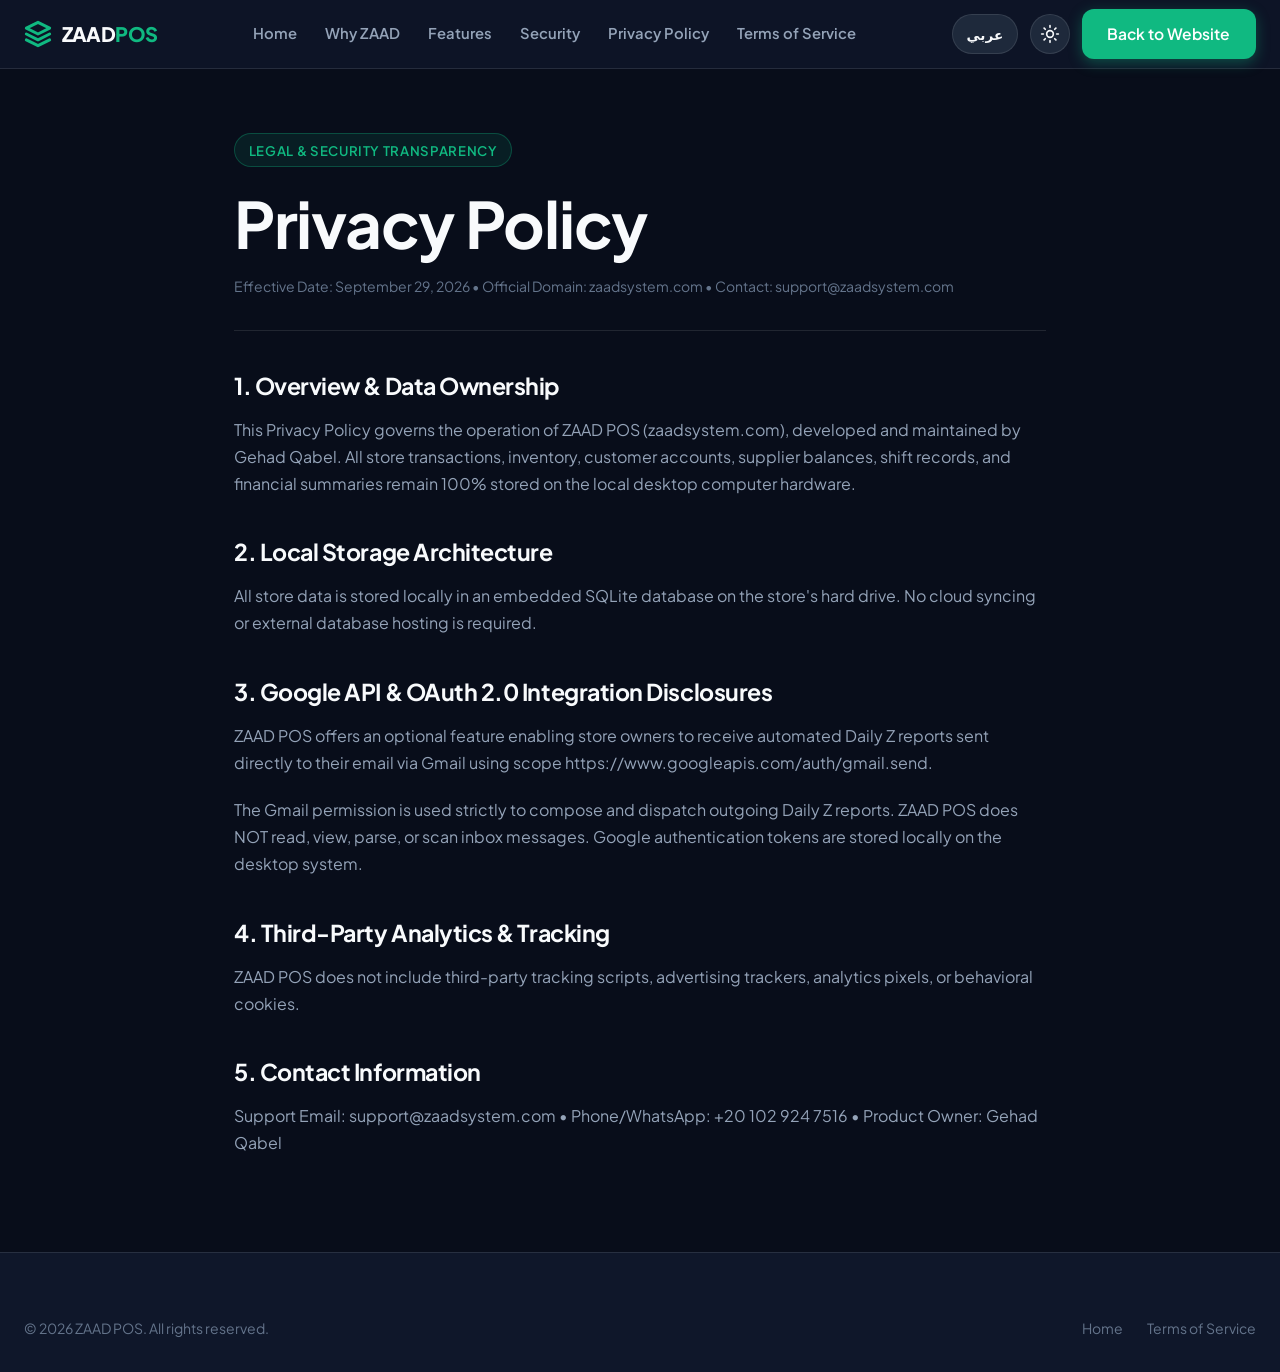
<file: privacy/index.html>
<!DOCTYPE html>
<html lang="ar" dir="rtl" data-theme="dark">
<head>
  <meta charset="UTF-8">
  <meta name="viewport" content="width=device-width, initial-scale=1.0">
  <title>سياسة الخصوصية | ZAAD POS</title>
  <meta name="description" content="سياسة الخصوصية لنظام ZAAD POS. تعرف على بنية التخزين المحلي لبيانات متجرك والتكامل الاختياري الآمن مع Google OAuth.">
  <link rel="canonical" href="https://zaadsystem.com/privacy/">

  <!-- Open Graph -->
  <meta property="og:type" content="website">
  <meta property="og:url" content="https://zaadsystem.com/privacy/">
  <meta property="og:title" content="سياسة الخصوصية | ZAAD POS">
  <meta property="og:description" content="سياسة الخصوصية الرسمية لنظام ZAAD POS. تحكم محلي 100% بالبيانات وإرسال اختياري لتقارير Z اليومية.">

  <!-- Typography Fonts -->
  <link rel="preconnect" href="https://fonts.googleapis.com">
  <link rel="preconnect" href="https://fonts.gstatic.com" crossorigin>
  <link href="https://fonts.googleapis.com/css2?family=Cairo:wght@400;500;600;700;800&family=Plus+Jakarta+Sans:wght@400;500;600;700;800&display=swap" rel="stylesheet">

  <!-- Main Stylesheet -->
  <link rel="stylesheet" href="../assets/css/styles.css?v=2.8">
</head>
<body>
  <div id="scroll-progress" aria-hidden="true"></div>

  <!-- Navigation Bar -->
  <header class="navbar">
    <div class="navbar-container">
      <a href="../" class="brand-logo" aria-label="ZAAD POS Homepage">
        <svg xmlns="http://www.w3.org/2000/svg" width="28" height="28" viewBox="0 0 24 24" fill="none" stroke="#10b981" stroke-width="2.5" stroke-linecap="round" stroke-linejoin="round"><path d="m2 7 10-5 10 5-10 5z"/><path d="m2 17 10 5 10-5"/><path d="m2 12 10 5 10-5"/></svg>
        <span>ZAAD<span style="color:var(--accent-emerald)">POS</span></span>
      </a>

      <nav>
        <ul class="nav-links">
          <li><a href="../" class="nav-link" data-i18n="nav_home">الرئيسية</a></li>
          <li><a href="../#why-zaad" class="nav-link" data-i18n="nav_why">لماذا زاد</a></li>
          <li><a href="../#features" class="nav-link" data-i18n="nav_features">المميزات</a></li>
          <li><a href="../#security" class="nav-link" data-i18n="nav_security">الأمان</a></li>
          <li><a href="../privacy/" class="nav-link active" data-i18n="nav_privacy">سياسة الخصوصية</a></li>
          <li><a href="../terms/" class="nav-link" data-i18n="nav_terms">شروط الخدمة</a></li>
        </ul>
      </nav>

      <div class="nav-actions">
        <!-- Language Switcher Toggle Button (AR | EN) -->
        <button type="button" class="lang-toggle-btn" aria-label="Switch Language">
          <span style="font-weight:700;">English</span>
        </button>

        <button type="button" class="theme-toggle-btn" aria-label="Toggle Theme">
          <svg xmlns="http://www.w3.org/2000/svg" width="20" height="20" viewBox="0 0 24 24" fill="none" stroke="currentColor" stroke-width="2" stroke-linecap="round" stroke-linejoin="round"><circle cx="12" cy="12" r="4"/><path d="M12 2v2"/><path d="M12 20v2"/><path d="m4.93 4.93 1.41 1.41"/><path d="m17.66 17.66 1.41 1.41"/><path d="M2 12h2"/><path d="M20 12h2"/><path d="m6.34 17.66-1.41 1.41"/><path d="m19.07 4.93-1.41 1.41"/></svg>
        </button>
        <a href="../" class="btn btn-primary" data-i18n="btn_back_website">الرجوع للموقع</a>
      </div>
    </div>
  </header>

  <main class="legal-container">
    <div class="legal-header">
      <div class="section-tag" data-i18n="priv_tag">الشفافية القانونية والأمان</div>
      <h1 data-i18n="priv_title">سياسة الخصوصية</h1>
      <div class="legal-meta" data-i18n="priv_meta">
        تاريخ السريان: 29 سبتمبر 2026 • النطاق الرسمي: zaadsystem.com • التواصل: support@zaadsystem.com
      </div>
    </div>

    <article class="legal-content">
      <h2 data-i18n="priv_h1">1. نظرة عامة وملكية البيانات</h2>
      <p data-i18n="priv_p1">
        تحكم سياسة الخصوصية هذه عمل برنامج ZAAD POS (zaadsystem.com)، المطوّر والمملوك بواسطة جهاد قابل. تظل جميع معاملات المتجر والمخزون وحسابات العملاء والموردين وسجلات الورديات والملخصات المالية مخزنة بنسبة 100% محلياً على جهاز الكمبيوتر الخاص بك.
      </p>

      <h2 data-i18n="priv_h2">2. بنية التخزين المحلي</h2>
      <p data-i18n="priv_p2">
        يتم تخزين كافة بيانات المتجر محلياً داخل قاعدة بيانات SQLite مدمجة على القرص الصلب للمتجر. لا يلزم أي مزامنة سحابية أو استضافة خوادم خارجية لتشغيل المحل.
      </p>

      <h2 data-i18n="priv_h3">3. إفصاحات الربط بـ Google API و OAuth 2.0</h2>
      <p data-i18n="priv_p3">
        يوفر ZAAD POS ميزة اختيارية تتيح لمالكي المتاجر تلقي تقارير Z اليومية المؤتمتة مباشرة عبر البريد الإلكتروني باستخدام نطاق الصلاحية https://www.googleapis.com/auth/gmail.send.
      </p>
      <p data-i18n="priv_p3_sub">
        تُستخدم صلاحية Gmail حصرياً لإنشاء وإرسال تقارير Z اليومية الصادرة فقط. لا يقوم ZAAD POS بقراءة أو مسح أو فحص محتويات صندوق الوارد نهائياً. يتم تخزين رموز اعتماد Google محلياً على القرص الصلب لجهازك فقط.
      </p>

      <h2 data-i18n="priv_h4">4. التحليلات والتتبع الخارجي</h2>
      <p data-i18n="priv_p4">
        لا يتضمن نظام ZAAD POS أي برمجيات تتبع تابعة لجهات خارجية أو متتبعات إعلانية أو بكسلات تتبع أو ملفات تعريف ارتباط سلوكية.
      </p>

      <h2 data-i18n="priv_h5">5. معلومات الاتصال والتواصل</h2>
      <p data-i18n="priv_p5">
        البريد الإلكتروني للدعم: support@zaadsystem.com • الهاتف / واتساب: +20 102 924 7516 • المالك ومطور النظام: جهاد قابل
      </p>
    </article>
  </main>

  <footer class="site-footer">
    <div class="footer-container">
      <div class="footer-bottom" style="border-top:none; padding-top:0;">
        <span data-i18n="footer_rights">© 2026 ZAAD POS. جميع الحقوق محفوظة.</span>
        <div class="footer-legal-links">
          <a href="../" data-i18n="nav_home">الرئيسية</a>
          <a href="../terms/" data-i18n="nav_terms">شروط الخدمة</a>
        </div>
      </div>
    </div>
  </footer>

  <script src="../assets/js/i18n.js?v=2.8"></script>
  <script src="../assets/js/main.js?v=2.8"></script>
</body>
</html>
</file>
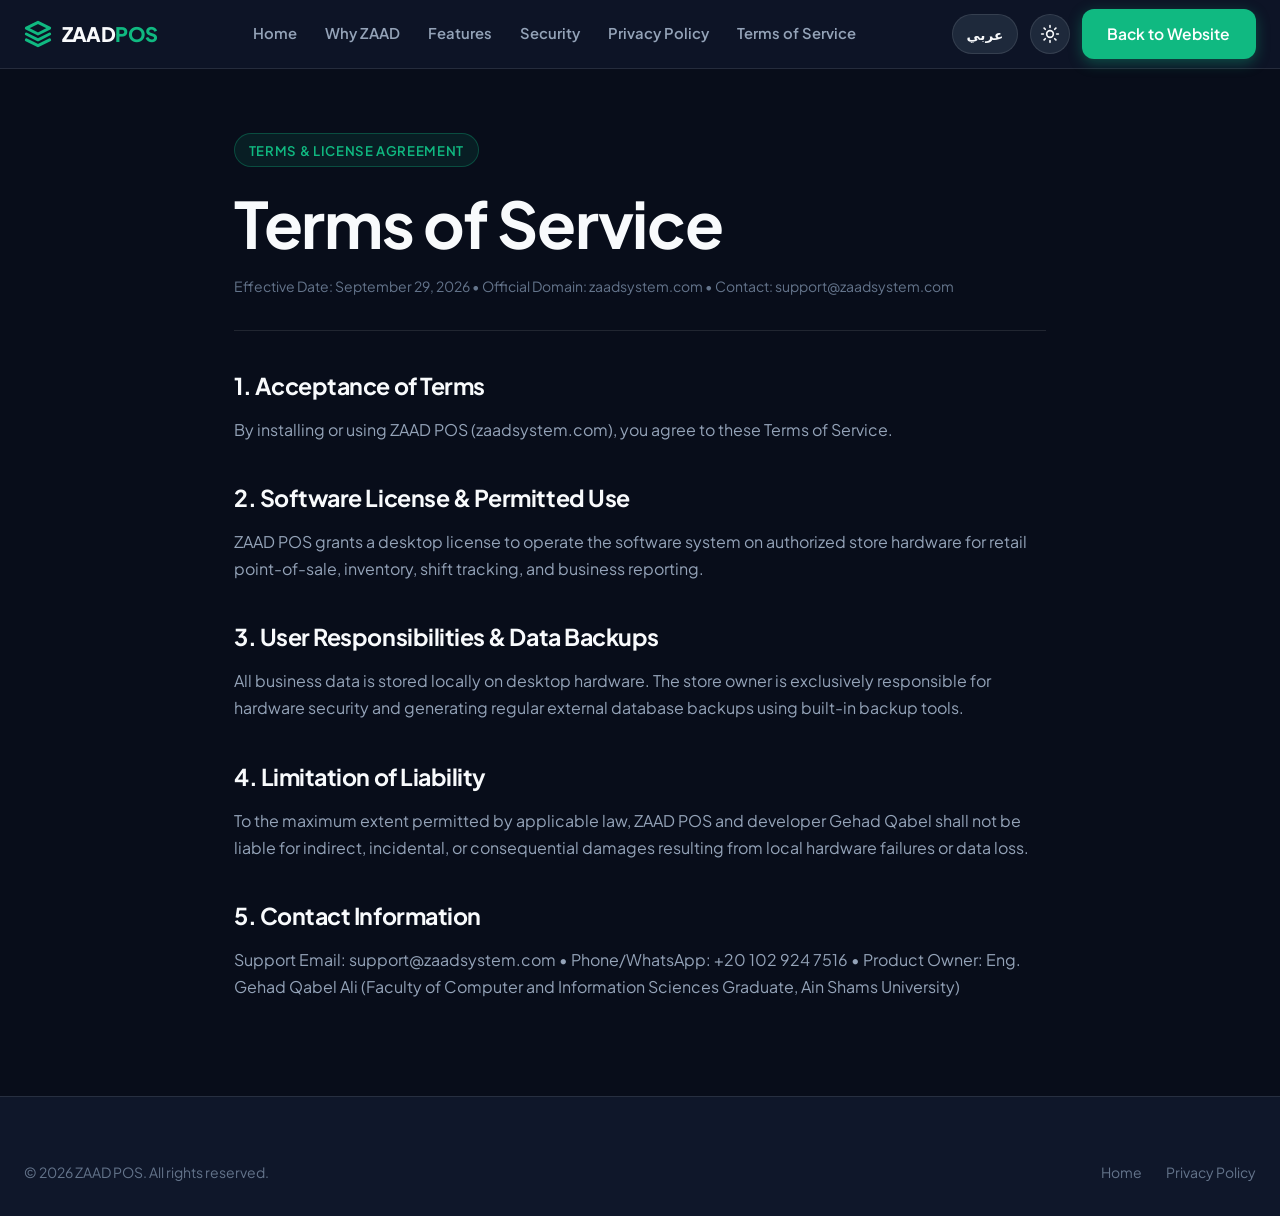
<file: terms/index.html>
<!DOCTYPE html>
<html lang="ar" dir="rtl" data-theme="dark">
<head>
  <meta charset="UTF-8">
  <meta name="viewport" content="width=device-width, initial-scale=1.0">
  <title>شروط الخدمة | ZAAD POS</title>
  <meta name="description" content="شروط الخدمة لنظام ZAAD POS. تعرف على تراخيص البرنامج، مسؤوليات حفظ البيانات والنسخ الاحتياطي، وحقوق الاستخدام.">
  <link rel="canonical" href="https://zaadsystem.com/terms/">

  <!-- Open Graph -->
  <meta property="og:type" content="website">
  <meta property="og:url" content="https://zaadsystem.com/terms/">
  <meta property="og:title" content="شروط الخدمة | ZAAD POS">
  <meta property="og:description" content="شروط الخدمة الرسمية لنظام ZAAD POS. ترخيص البرنامج، مسؤوليات المستخدم، وسياسات الدعم.">

  <!-- Typography Fonts -->
  <link rel="preconnect" href="https://fonts.googleapis.com">
  <link rel="preconnect" href="https://fonts.gstatic.com" crossorigin>
  <link href="https://fonts.googleapis.com/css2?family=Cairo:wght@400;500;600;700;800&family=Plus+Jakarta+Sans:wght@400;500;600;700;800&display=swap" rel="stylesheet">

  <!-- Main Stylesheet -->
  <link rel="stylesheet" href="../assets/css/styles.css?v=2.8">
</head>
<body>
  <div id="scroll-progress" aria-hidden="true"></div>

  <!-- Navigation Bar -->
  <header class="navbar">
    <div class="navbar-container">
      <a href="../" class="brand-logo" aria-label="ZAAD POS Homepage">
        <svg xmlns="http://www.w3.org/2000/svg" width="28" height="28" viewBox="0 0 24 24" fill="none" stroke="#10b981" stroke-width="2.5" stroke-linecap="round" stroke-linejoin="round"><path d="m2 7 10-5 10 5-10 5z"/><path d="m2 17 10 5 10-5"/><path d="m2 12 10 5 10-5"/></svg>
        <span>ZAAD<span style="color:var(--accent-emerald)">POS</span></span>
      </a>

      <nav>
        <ul class="nav-links">
          <li><a href="../" class="nav-link" data-i18n="nav_home">الرئيسية</a></li>
          <li><a href="../#why-zaad" class="nav-link" data-i18n="nav_why">لماذا زاد</a></li>
          <li><a href="../#features" class="nav-link" data-i18n="nav_features">المميزات</a></li>
          <li><a href="../#security" class="nav-link" data-i18n="nav_security">الأمان</a></li>
          <li><a href="../privacy/" class="nav-link" data-i18n="nav_privacy">سياسة الخصوصية</a></li>
          <li><a href="../terms/" class="nav-link active" data-i18n="nav_terms">شروط الخدمة</a></li>
        </ul>
      </nav>

      <div class="nav-actions">
        <!-- Language Switcher Toggle Button (AR | EN) -->
        <button type="button" class="lang-toggle-btn" aria-label="Switch Language">
          <span style="font-weight:700;">English</span>
        </button>

        <button type="button" class="theme-toggle-btn" aria-label="Toggle Theme">
          <svg xmlns="http://www.w3.org/2000/svg" width="20" height="20" viewBox="0 0 24 24" fill="none" stroke="currentColor" stroke-width="2" stroke-linecap="round" stroke-linejoin="round"><circle cx="12" cy="12" r="4"/><path d="M12 2v2"/><path d="M12 20v2"/><path d="m4.93 4.93 1.41 1.41"/><path d="m17.66 17.66 1.41 1.41"/><path d="M2 12h2"/><path d="M20 12h2"/><path d="m6.34 17.66-1.41 1.41"/><path d="m19.07 4.93-1.41 1.41"/></svg>
        </button>
        <a href="../" class="btn btn-primary" data-i18n="btn_back_website">الرجوع للموقع</a>
      </div>
    </div>
  </header>

  <main class="legal-container">
    <div class="legal-header">
      <div class="section-tag" data-i18n="terms_tag">شروط الاستخدام واتفاقية الترخيص</div>
      <h1 data-i18n="terms_title">شروط الخدمة</h1>
      <div class="legal-meta" data-i18n="terms_meta">
        تاريخ السريان: 29 سبتمبر 2026 • النطاق الرسمي: zaadsystem.com • التواصل: support@zaadsystem.com
      </div>
    </div>

    <article class="legal-content">
      <h2 data-i18n="terms_h1">1. قبول الشروط</h2>
      <p data-i18n="terms_p1">
        بتثبيت برنامج ZAAD POS أو استخدامه، فإنك توافق على الالتزام بشروط الخدمة هذه.
      </p>

      <h2 data-i18n="terms_h2">2. ترخيص البرنامج والاستخدام المصرح به</h2>
      <p data-i18n="terms_p2">
        يمنح ZAAD POS ترخيصاً مكتبياً لتشغيل النظام على أجهزة نقاط البيع المصرح بها لإدارة مبيعات التجزئة، المخزون، الورديات، والتقارير المالية للمتجر.
      </p>

      <h2 data-i18n="terms_h3">3. مسؤوليات المستخدم والنسخ الاحتياطي</h2>
      <p data-i18n="terms_p3">
        يتم تخزين كافة البيانات محلياً على القرص الصلب للجهاز. يتحمل مالك المتجر مسؤولية تأمين الجهاز واستخراج نسخ احتياطية خارجية دورية باستخدام أدوات النسخ المدمجة بالنظام.
      </p>

      <h2 data-i18n="terms_h4">4. حدود المسؤولية</h2>
      <p data-i18n="terms_p4">
        إلى أقصى حد يسمح به القانون المعمول به، لا يتحمل ZAAD POS أو مطور النظام أي مسؤولية عن أي أضرار غير مباشرة أو تبعية ناتجة عن أعطال العتاد الصلب المحلي أو فقدان البيانات غير المنسوخة.
      </p>

      <h2 data-i18n="terms_h5">5. معلومات الاتصال والدعم</h2>
      <p data-i18n="terms_p5">
        البريد الإلكتروني للدعم: support@zaadsystem.com • الهاتف / واتساب: +20 102 924 7516 • مالك المنتج: البشمهندسة جهاد قابيل علي (خريجة حاسبات ومعلومات جامعة عين شمس)
      </p>
    </article>
  </main>

  <footer class="site-footer">
    <div class="footer-container">
      <div class="footer-bottom" style="border-top:none; padding-top:0;">
        <span data-i18n="footer_rights">© 2026 ZAAD POS. جميع الحقوق محفوظة.</span>
        <div class="footer-legal-links">
          <a href="../" data-i18n="nav_home">الرئيسية</a>
          <a href="../privacy/" data-i18n="nav_privacy">سياسة الخصوصية</a>
        </div>
      </div>
    </div>
  </footer>

  <script src="../assets/js/i18n.js?v=2.8"></script>
  <script src="../assets/js/main.js?v=2.8"></script>
</body>
</html>
</file>
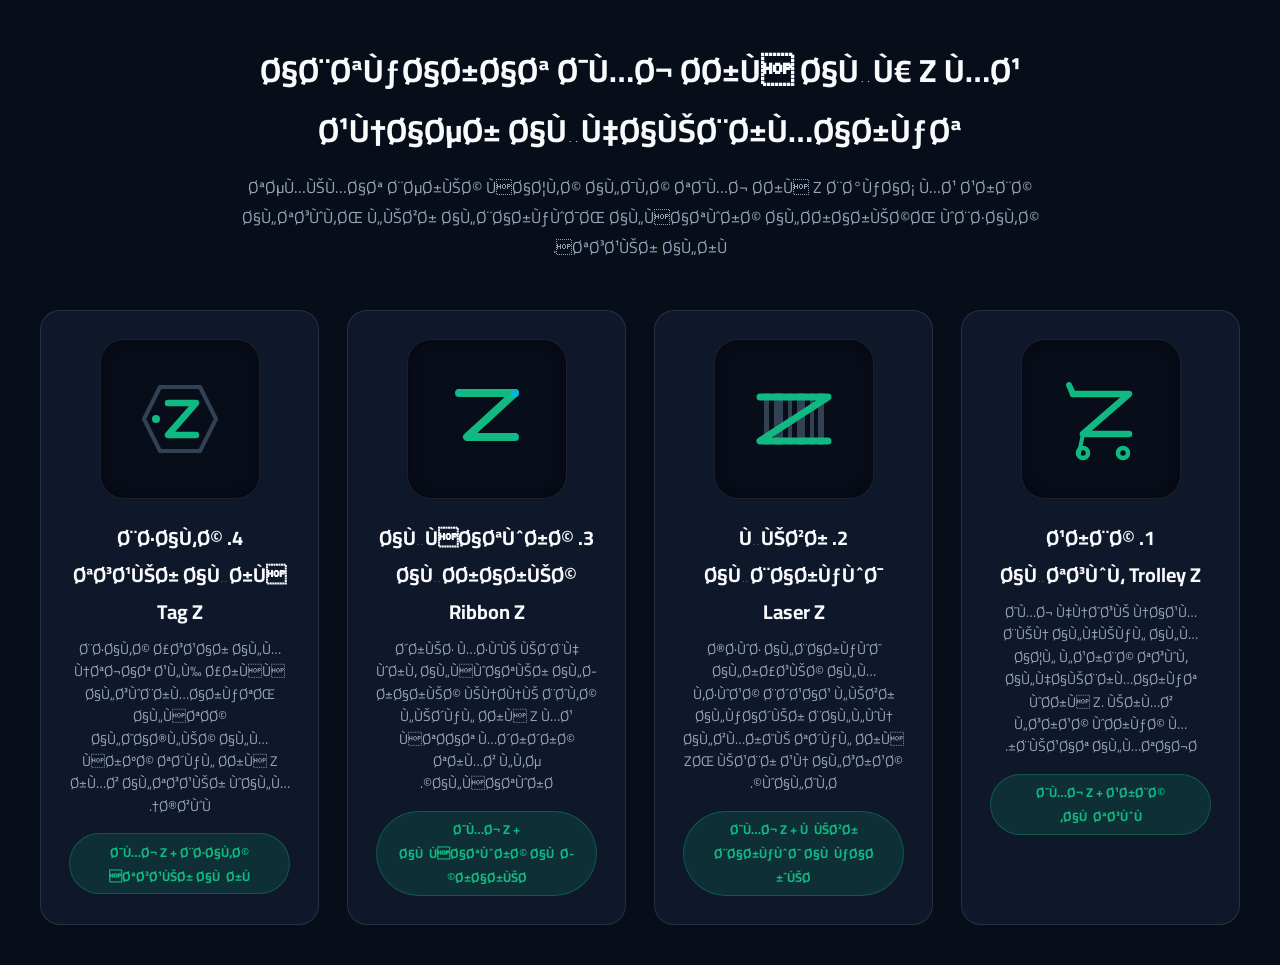
<file: assets/hypermarket_z_logos.html>
﻿<!DOCTYPE html>
<html lang="en" data-theme="dark">
<head>
  <meta charset="UTF-8">
  <meta name="viewport" content="width=device-width, initial-scale=1.0">
  <title>ZAAD POS â€” Hypermarket + Z Logo Fusion Concepts</title>
  <link rel="preconnect" href="https://fonts.googleapis.com">
  <link rel="preconnect" href="https://fonts.gstatic.com" crossorigin>
  <link href="https://fonts.googleapis.com/css2?family=Cairo:wght@600;700;800&family=Plus+Jakarta+Sans:wght@600;700;800&display=swap" rel="stylesheet">
  <style>
    :root {
      --bg: #080d1a;
      --card: #0f172a;
      --accent: #10b981;
      --cyan: #06b6d4;
      --text: #f8fafc;
      --text-muted: #94a3b8;
      --border: rgba(255, 255, 255, 0.1);
    }
    * { box-sizing: border-box; margin: 0; padding: 0; }
    body {
      font-family: 'Cairo', 'Plus Jakarta Sans', sans-serif;
      background: var(--bg);
      color: var(--text);
      padding: 2.5rem 1.5rem;
      direction: rtl;
    }
    .header {
      text-align: center;
      max-width: 800px;
      margin: 0 auto 3rem;
    }
    .header h1 {
      font-size: 2rem;
      margin-bottom: 0.75rem;
      color: var(--text);
    }
    .header p {
      color: var(--text-muted);
      font-size: 1rem;
    }
    .grid {
      display: grid;
      grid-template-columns: repeat(auto-fit, minmax(260px, 1fr));
      gap: 1.75rem;
      max-width: 1200px;
      margin: 0 auto;
    }
    .card {
      background: var(--card);
      border: 1px solid var(--border);
      border-radius: 20px;
      padding: 1.75rem;
      text-align: center;
      transition: all 0.3s ease;
      position: relative;
    }
    .card:hover {
      transform: translateY(-6px);
      border-color: var(--accent);
      box-shadow: 0 12px 30px rgba(16, 185, 129, 0.15);
    }
    .logo-container {
      width: 160px;
      height: 160px;
      margin: 0 auto 1.25rem;
      background: #080d1a;
      border-radius: 24px;
      display: flex;
      align-items: center;
      justify-content: center;
      border: 1px solid rgba(255, 255, 255, 0.08);
      box-shadow: inset 0 0 20px rgba(0, 0, 0, 0.5);
    }
    .logo-container svg {
      width: 100px;
      height: 100px;
    }
    .card h3 {
      font-size: 1.25rem;
      margin-bottom: 0.5rem;
      color: var(--text);
    }
    .card p {
      font-size: 0.875rem;
      color: var(--text-muted);
      line-height: 1.6;
    }
    .tag {
      display: inline-block;
      margin-top: 1rem;
      padding: 0.35rem 0.85rem;
      border-radius: 9999px;
      background: rgba(16, 185, 129, 0.15);
      color: var(--accent);
      font-size: 0.8rem;
      font-weight: 700;
      border: 1px solid rgba(16, 185, 129, 0.3);
    }
  </style>
</head>
<body>
  <div class="header">
    <h1>Ø§Ø¨ØªÙƒØ§Ø±Ø§Øª Ø¯Ù…Ø¬ Ø­Ø±Ù Ø§Ù„Ù€ Z Ù…Ø¹ Ø¹Ù†Ø§ØµØ± Ø§Ù„Ù‡Ø§ÙŠØ¨Ø±Ù…Ø§Ø±ÙƒØª</h1>
    <p>ØªØµÙ…ÙŠÙ…Ø§Øª Ø¨ØµØ±ÙŠØ© ÙØ§Ø¦Ù‚Ø© Ø§Ù„Ø¯Ù‚Ø© ØªØ¯Ù…Ø¬ Ø­Ø±Ù Z Ø¨Ø°ÙƒØ§Ø¡ Ù…Ø¹ Ø¹Ø±Ø¨Ø© Ø§Ù„ØªØ³ÙˆÙ‚ØŒ Ù„ÙŠØ²Ø± Ø§Ù„Ø¨Ø§Ø±ÙƒÙˆØ¯ØŒ Ø§Ù„ÙØ§ØªÙˆØ±Ø© Ø§Ù„Ø­Ø±Ø§Ø±ÙŠØ©ØŒ ÙˆØ¨Ø·Ø§Ù‚Ø© ØªØ³Ø¹ÙŠØ± Ø§Ù„Ø±Ù.</p>
  </div>

  <div class="grid">
    <!-- CONCEPT 1: SHOPPING CART Z -->
    <div class="card">
      <div class="logo-container">
        <!-- Vector SVG for Shopping Cart + Z -->
        <svg viewBox="0 0 100 100" fill="none" xmlns="http://www.w3.org/2000/svg">
          <circle cx="32" cy="84" r="5" stroke="#10b981" stroke-width="4.5"/>
          <circle cx="72" cy="84" r="5" stroke="#10b981" stroke-width="4.5"/>
          <path d="M 22 25 H 78 L 32 65 H 78" stroke="#10b981" stroke-width="6.5" stroke-linecap="round" stroke-linejoin="round"/>
          <path d="M 18 16 L 22 25" stroke="#10b981" stroke-width="6" stroke-linecap="round"/>
          <path d="M 32 65 L 28 84" stroke="#10b981" stroke-width="4" stroke-linecap="round"/>
        </svg>
      </div>
      <h3>1. Ø¹Ø±Ø¨Ø© Ø§Ù„ØªØ³ÙˆÙ‚ Trolley Z</h3>
      <p>Ø¯Ù…Ø¬ Ù‡Ù†Ø¯Ø³ÙŠ Ù†Ø§Ø¹Ù… Ø¨ÙŠÙ† Ø§Ù„Ù‡ÙŠÙƒÙ„ Ø§Ù„Ù…Ø§Ø¦Ù„ Ù„Ø¹Ø±Ø¨Ø© ØªØ³ÙˆÙ‚ Ø§Ù„Ù‡Ø§ÙŠØ¨Ø±Ù…Ø§Ø±ÙƒØª ÙˆØ­Ø±Ù Z. ÙŠØ±Ù…Ø² Ù„Ø³Ø±Ø¹Ø© ÙˆØ­Ø±ÙƒØ© Ù…Ø¨ÙŠØ¹Ø§Øª Ø§Ù„Ù…ØªØ§Ø¬Ø±.</p>
      <span class="tag">Ø¯Ù…Ø¬ Z + Ø¹Ø±Ø¨Ø© Ø§Ù„ØªØ³ÙˆÙ‚</span>
    </div>

    <!-- CONCEPT 2: BARCODE LASER Z -->
    <div class="card">
      <div class="logo-container">
        <!-- Vector SVG for Barcode Laser Z -->
        <svg viewBox="0 0 100 100" fill="none" xmlns="http://www.w3.org/2000/svg">
          <rect x="20" y="24" width="5" height="52" fill="#334155" rx="2"/>
          <rect x="30" y="24" width="9" height="52" fill="#334155" rx="2"/>
          <rect x="44" y="24" width="4" height="52" fill="#334155" rx="2"/>
          <rect x="53" y="24" width="8" height="52" fill="#334155" rx="2"/>
          <rect x="66" y="24" width="4" height="52" fill="#334155" rx="2"/>
          <rect x="74" y="24" width="6" height="52" fill="#334155" rx="2"/>
          <path d="M 16 28 H 84 L 16 72 H 84" stroke="#10b981" stroke-width="7" stroke-linecap="round" stroke-linejoin="round"/>
        </svg>
      </div>
      <h3>2. Ù„ÙŠØ²Ø± Ø§Ù„Ø¨Ø§Ø±ÙƒÙˆØ¯ Laser Z</h3>
      <p>Ø®Ø·ÙˆØ· Ø§Ù„Ø¨Ø§Ø±ÙƒÙˆØ¯ Ø§Ù„Ø±Ø£Ø³ÙŠØ© Ø§Ù„Ù…Ù‚Ø·ÙˆØ¹Ø© Ø¨Ø´Ø¹Ø§Ø¹ Ù„ÙŠØ²Ø± Ø§Ù„ÙƒØ§Ø´ÙŠØ± Ø¨Ø§Ù„Ù„ÙˆÙ† Ø§Ù„Ø²Ù…Ø±Ø¯ÙŠ ØªØ´ÙƒÙ„ Ø­Ø±Ù ZØŒ ÙŠØ¹Ø¨Ø± Ø¹Ù† Ø§Ù„Ø³Ø±Ø¹Ø© ÙˆØ§Ù„Ø¯Ù‚Ø©.</p>
      <span class="tag">Ø¯Ù…Ø¬ Z + Ù„ÙŠØ²Ø± Ø¨Ø§Ø±ÙƒÙˆØ¯ Ø§Ù„ÙƒØ§Ø´ÙŠØ±</span>
    </div>

    <!-- CONCEPT 3: THERMAL RECEIPT RIBBON Z -->
    <div class="card">
      <div class="logo-container">
        <!-- Vector SVG for Thermal Receipt Z -->
        <svg viewBox="0 0 100 100" fill="none" xmlns="http://www.w3.org/2000/svg">
          <path d="M 22 24 H 78 L 30 68 H 78" stroke="#10b981" stroke-width="8" stroke-linecap="round" stroke-linejoin="round"/>
          <line x1="22" y1="20" x2="22" y2="28" stroke="#06b6d4" stroke-width="3" stroke-dasharray="2 2"/>
          <line x1="78" y1="64" x2="78" y2="72" stroke="#06b6d4" stroke-width="3" stroke-dasharray="2 2"/>
          <circle cx="78" cy="24" r="4" fill="#06b6d4"/>
        </svg>
      </div>
      <h3>3. Ø§Ù„ÙØ§ØªÙˆØ±Ø© Ø§Ù„Ø­Ø±Ø§Ø±ÙŠØ© Ribbon Z</h3>
      <p>Ø´Ø±ÙŠØ· Ù…Ø·ÙˆÙŠ ÙŠØ´Ø¨Ù‡ ÙˆØ±Ù‚ Ø§Ù„ÙÙˆØ§ØªÙŠØ± Ø§Ù„Ø­Ø±Ø§Ø±ÙŠØ© ÙŠÙ†Ø­Ù†ÙŠ Ø¨Ø¯Ù‚Ø© Ù„ÙŠØ´ÙƒÙ„ Ø­Ø±Ù Z Ù…Ø¹ ÙØªØ­Ø§Øª Ù…Ø´Ø±Ø´Ø±Ø© ØªØ±Ù…Ø² Ù„Ù‚Øµ Ø§Ù„ÙØ§ØªÙˆØ±Ø©.</p>
      <span class="tag">Ø¯Ù…Ø¬ Z + Ø§Ù„ÙØ§ØªÙˆØ±Ø© Ø§Ù„Ø­Ø±Ø§Ø±ÙŠØ©</span>
    </div>

    <!-- CONCEPT 4: DIGITAL PRICE TAG Z -->
    <div class="card">
      <div class="logo-container">
        <!-- Vector SVG for Price Tag Z -->
        <svg viewBox="0 0 100 100" fill="none" xmlns="http://www.w3.org/2000/svg">
          <path d="M 30 18 L 70 18 L 86 50 L 70 82 L 30 82 L 14 50 Z" stroke="#334155" stroke-width="4" stroke-linejoin="round"/>
          <circle cx="26" cy="50" r="4" fill="#10b981"/>
          <path d="M 38 34 H 66 L 38 66 H 66" stroke="#10b981" stroke-width="6.5" stroke-linecap="round" stroke-linejoin="round"/>
        </svg>
      </div>
      <h3>4. Ø¨Ø·Ø§Ù‚Ø© ØªØ³Ø¹ÙŠØ± Ø§Ù„Ø±Ù Tag Z</h3>
      <p>Ø¨Ø·Ø§Ù‚Ø© Ø£Ø³Ø¹Ø§Ø± Ø§Ù„Ù…Ù†ØªØ¬Ø§Øª Ø¹Ù„Ù‰ Ø£Ø±ÙÙ Ø§Ù„Ø³ÙˆØ¨Ø±Ù…Ø§Ø±ÙƒØªØŒ Ø§Ù„ÙØªØ­Ø© Ø§Ù„Ø¯Ø§Ø®Ù„ÙŠØ© Ø§Ù„Ù…ÙØ±ØºØ© ØªØ´ÙƒÙ„ Ø­Ø±Ù Z Ø±Ù…Ø² Ø§Ù„ØªØ³Ø¹ÙŠØ± ÙˆØ§Ù„Ù…Ø®Ø²ÙˆÙ†.</p>
      <span class="tag">Ø¯Ù…Ø¬ Z + Ø¨Ø·Ø§Ù‚Ø© ØªØ³Ø¹ÙŠØ± Ø§Ù„Ø±Ù</span>
    </div>
  </div>
</body>
</html>
</file>
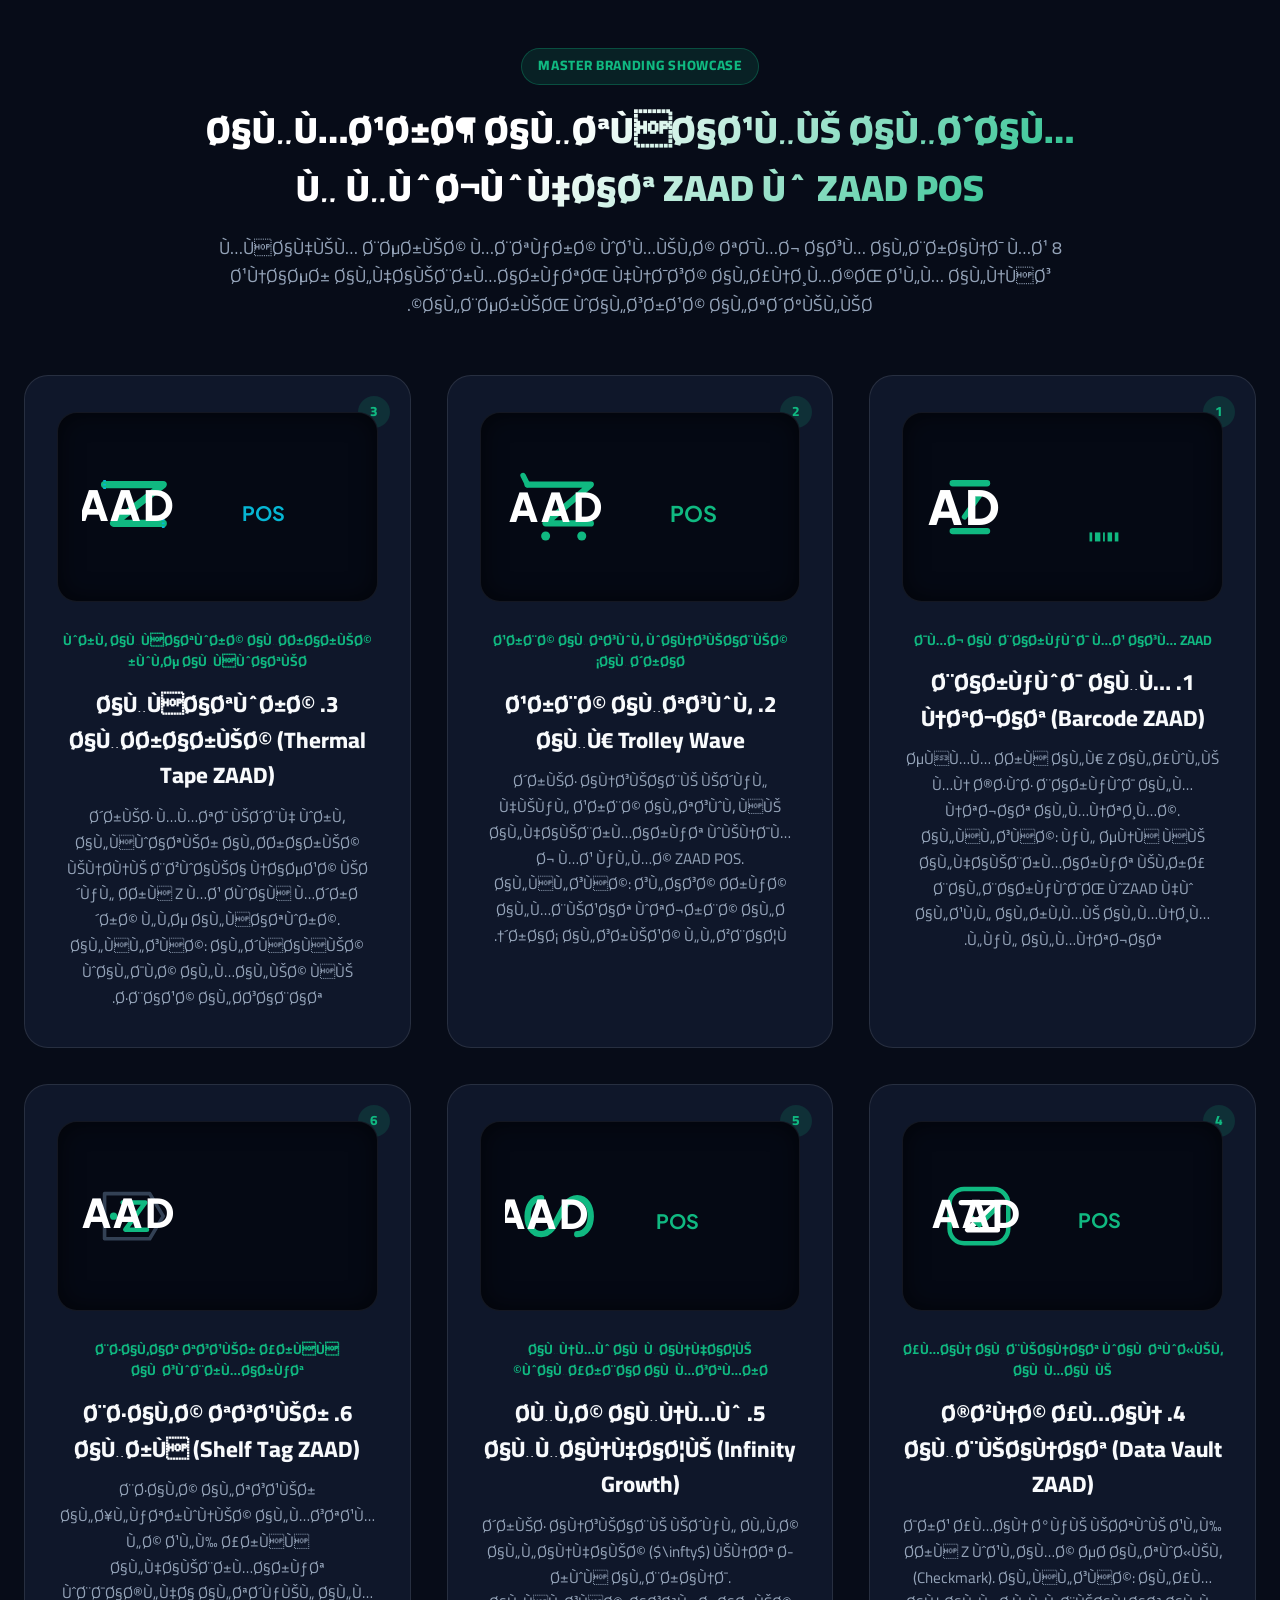
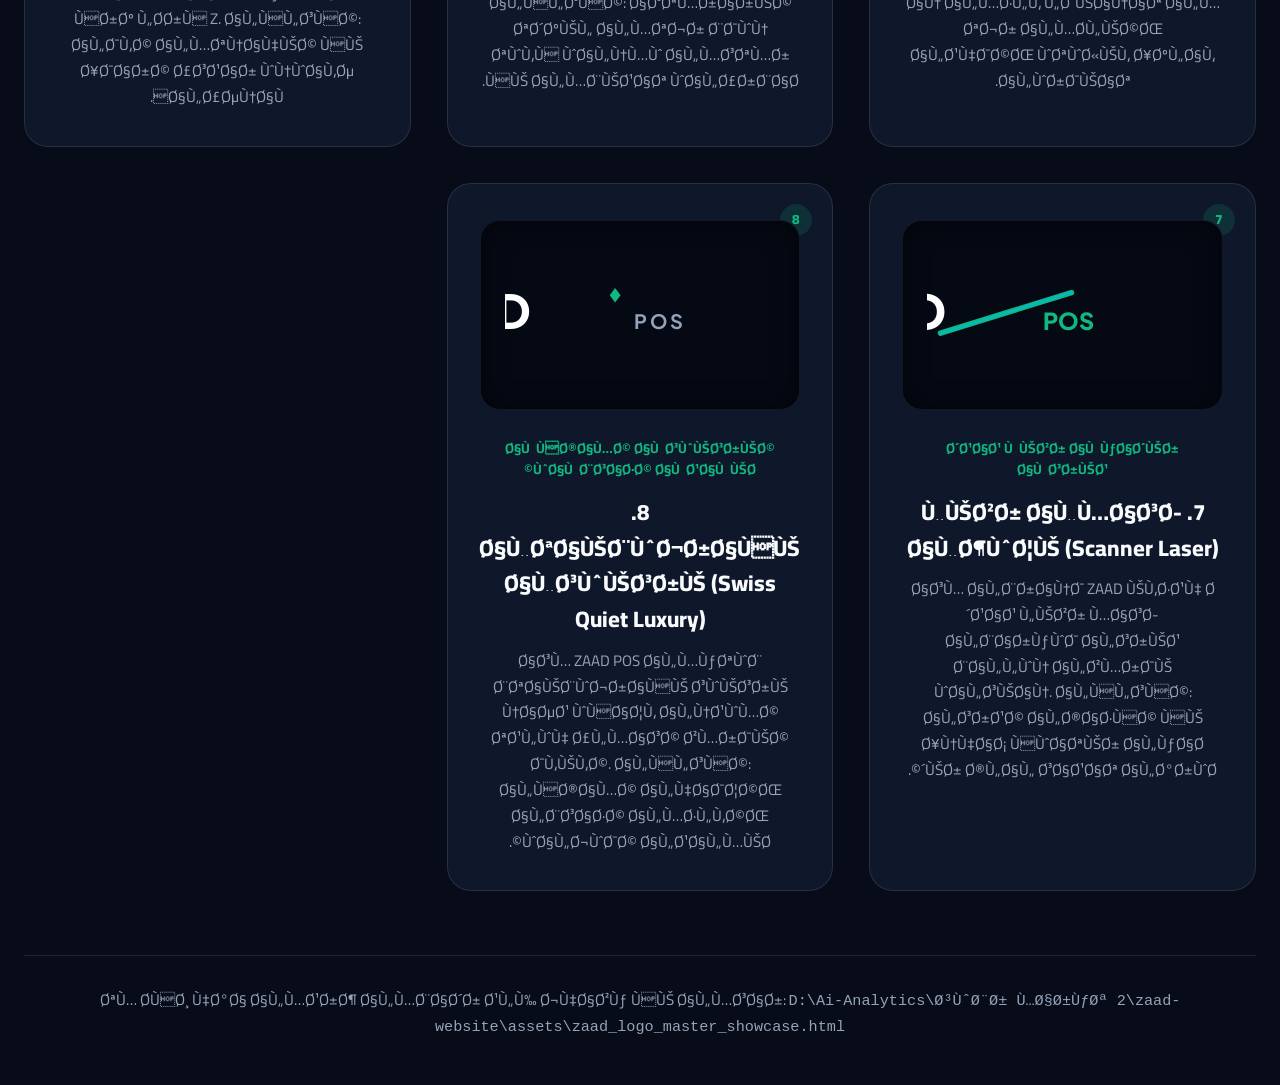
<file: assets/zaad_logo_master_showcase.html>
﻿<!DOCTYPE html>
<html lang="ar" dir="rtl" data-theme="dark">
<head>
  <meta charset="UTF-8">
  <meta name="viewport" content="width=device-width, initial-scale=1.0">
  <title>ZAAD POS â€” Ø§Ù„Ù…Ø¹Ø±Ø¶ Ø§Ù„Ø´Ø§Ù…Ù„ Ù„Ù„ÙˆØ¬ÙˆÙ‡Ø§Øª Ø§Ù„Ù…Ø¨ØªÙƒØ±Ø© ÙˆØ§Ù„Ø¹Ù…ÙŠÙ‚Ø©</title>
  <link rel="preconnect" href="https://fonts.googleapis.com">
  <link rel="preconnect" href="https://fonts.gstatic.com" crossorigin>
  <link href="https://fonts.googleapis.com/css2?family=Cairo:wght@400;600;700;800;900&family=Plus+Jakarta+Sans:wght@600;700;800&display=swap" rel="stylesheet">
  <style>
    :root {
      --bg: #070c18;
      --card: #0f172a;
      --card-hover: #1e293b;
      --accent: #10b981;
      --accent-glow: rgba(16, 185, 129, 0.25);
      --cyan: #06b6d4;
      --text: #f8fafc;
      --text-muted: #94a3b8;
      --border: rgba(255, 255, 255, 0.1);
    }
    * { box-sizing: border-box; margin: 0; padding: 0; }
    body {
      font-family: 'Cairo', 'Plus Jakarta Sans', sans-serif;
      background: var(--bg);
      color: var(--text);
      padding: 3rem 1.5rem;
      line-height: 1.6;
    }
    .header {
      text-align: center;
      max-width: 900px;
      margin: 0 auto 3.5rem;
    }
    .badge-tag {
      display: inline-block;
      padding: 0.4rem 1rem;
      border-radius: 9999px;
      background: rgba(16, 185, 129, 0.12);
      color: var(--accent);
      font-size: 0.85rem;
      font-weight: 800;
      border: 1px solid rgba(16, 185, 129, 0.3);
      margin-bottom: 1rem;
      letter-spacing: 0.05em;
    }
    .header h1 {
      font-size: 2.3rem;
      font-weight: 900;
      margin-bottom: 1rem;
      color: var(--text);
      background: linear-gradient(135deg, #ffffff 40%, #10b981);
      -webkit-background-clip: text;
      -webkit-text-fill-color: transparent;
    }
    .header p {
      color: var(--text-muted);
      font-size: 1.1rem;
    }
    .grid {
      display: grid;
      grid-template-columns: repeat(auto-fit, minmax(320px, 1fr));
      gap: 2.25rem;
      max-width: 1350px;
      margin: 0 auto;
    }
    .card {
      background: var(--card);
      border: 1px solid var(--border);
      border-radius: 24px;
      padding: 2.25rem 2rem;
      text-align: center;
      transition: all 0.35s cubic-bezier(0.16, 1, 0.3, 1);
      position: relative;
      overflow: hidden;
    }
    .card:hover {
      transform: translateY(-8px);
      border-color: var(--accent);
      box-shadow: 0 20px 40px rgba(16, 185, 129, 0.18);
      background: var(--card-hover);
    }
    .card-number {
      position: absolute;
      top: 1.25rem;
      right: 1.25rem;
      width: 32px;
      height: 32px;
      border-radius: 50%;
      background: rgba(16, 185, 129, 0.15);
      color: var(--accent);
      font-size: 0.85rem;
      font-weight: 800;
      display: flex;
      align-items: center;
      justify-content: center;
    }
    .logo-frame {
      width: 100%;
      height: 190px;
      margin: 0 auto 1.75rem;
      background: #050914;
      border-radius: 20px;
      display: flex;
      align-items: center;
      justify-content: center;
      border: 1px solid rgba(255, 255, 255, 0.06);
      box-shadow: inset 0 0 25px rgba(0, 0, 0, 0.6);
      position: relative;
    }
    .logo-frame svg {
      max-width: 85%;
      max-height: 80%;
    }
    .card h3 {
      font-size: 1.4rem;
      font-weight: 800;
      margin-bottom: 0.6rem;
      color: var(--text);
    }
    .card .concept-tag {
      font-size: 0.85rem;
      color: var(--accent);
      font-weight: 700;
      margin-bottom: 0.85rem;
      display: block;
    }
    .card p {
      font-size: 0.95rem;
      color: var(--text-muted);
      line-height: 1.7;
    }
    .footer-note {
      text-align: center;
      margin-top: 4rem;
      color: var(--text-muted);
      font-size: 0.95rem;
      border-top: 1px solid var(--border);
      padding-top: 2rem;
    }
  </style>
</head>
<body>

  <div class="header">
    <span class="badge-tag">MASTER BRANDING SHOWCASE</span>
    <h1>Ø§Ù„Ù…Ø¹Ø±Ø¶ Ø§Ù„ØªÙØ§Ø¹Ù„ÙŠ Ø§Ù„Ø´Ø§Ù…Ù„ Ù„ÙˆØ¬ÙˆÙ‡Ø§Øª ZAAD Ùˆ ZAAD POS</h1>
    <p>8 Ù…ÙØ§Ù‡ÙŠÙ… Ø¨ØµØ±ÙŠØ© Ù…Ø¨ØªÙƒØ±Ø© ÙˆØ¹Ù…ÙŠÙ‚Ø© ØªØ¯Ù…Ø¬ Ø§Ø³Ù… Ø§Ù„Ø¨Ø±Ø§Ù†Ø¯ Ù…Ø¹ Ø¹Ù†Ø§ØµØ± Ø§Ù„Ù‡Ø§ÙŠØ¨Ø±Ù…Ø§Ø±ÙƒØªØŒ Ù‡Ù†Ø¯Ø³Ø© Ø§Ù„Ø£Ù†Ø¸Ù…Ø©ØŒ Ø¹Ù„Ù… Ø§Ù„Ù†ÙØ³ Ø§Ù„Ø¨ØµØ±ÙŠØŒ ÙˆØ§Ù„Ø³Ø±Ø¹Ø© Ø§Ù„ØªØ´ØºÙŠÙ„ÙŠØ©.</p>
  </div>

  <div class="grid">

    <!-- CONCEPT 1: RETAIL BARCODE TYPOGRAPHY -->
    <div class="card">
      <span class="card-number">1</span>
      <div class="logo-frame">
        <svg viewBox="0 0 300 100" fill="none" xmlns="http://www.w3.org/2000/svg">
          <!-- Z made of barcode bars -->
          <g fill="#10b981">
            <rect x="25" y="20" width="45" height="7" rx="3.5"/>
            <rect x="58" y="32" width="6" height="36" rx="3" transform="rotate(35 58 32)"/>
            <rect x="25" y="73" width="45" height="7" rx="3.5"/>
          </g>
          <!-- A A D typography -->
          <text x="85" y="70" font-family="'Plus Jakarta Sans', sans-serif" font-size="52" font-weight="800" fill="#ffffff" letter-spacing="4">AAD</text>
          <!-- Barcode Accent below -->
          <rect x="180" y="78" width="3" height="10" fill="#10b981"/>
          <rect x="186" y="78" width="6" height="10" fill="#10b981"/>
          <rect x="195" y="78" width="2" height="10" fill="#10b981"/>
          <rect x="200" y="78" width="5" height="10" fill="#10b981"/>
          <rect x="208" y="78" width="4" height="10" fill="#10b981"/>
        </svg>
      </div>
      <span class="concept-tag">Ø¯Ù…Ø¬ Ø§Ù„Ø¨Ø§Ø±ÙƒÙˆØ¯ Ù…Ø¹ Ø§Ø³Ù… ZAAD</span>
      <h3>1. Ø¨Ø§Ø±ÙƒÙˆØ¯ Ø§Ù„Ù…Ù†ØªØ¬Ø§Øª (Barcode ZAAD)</h3>
      <p>ØµÙÙ…Ù… Ø­Ø±Ù Ø§Ù„Ù€ Z Ø§Ù„Ø£ÙˆÙ„ÙŠ Ù…Ù† Ø®Ø·ÙˆØ· Ø¨Ø§Ø±ÙƒÙˆØ¯ Ø§Ù„Ù…Ù†ØªØ¬Ø§Øª Ø§Ù„Ù…Ù†ØªØ¸Ù…Ø©. Ø§Ù„ÙÙ„Ø³ÙØ©: ÙƒÙ„ ØµÙ†Ù ÙÙŠ Ø§Ù„Ù‡Ø§ÙŠØ¨Ø±Ù…Ø§Ø±ÙƒØª ÙŠÙ‚Ø±Ø£ Ø¨Ø§Ù„Ø¨Ø§Ø±ÙƒÙˆØ¯ØŒ ÙˆZAAD Ù‡Ùˆ Ø§Ù„Ø¹Ù‚Ù„ Ø§Ù„Ø±Ù‚Ù…ÙŠ Ø§Ù„Ù…Ù†Ø¸Ù… Ù„ÙƒÙ„ Ø§Ù„Ù…Ù†ØªØ¬Ø§Øª.</p>
    </div>

    <!-- CONCEPT 2: HYPERMARKET TROLLEY WAVE -->
    <div class="card">
      <span class="card-number">2</span>
      <div class="logo-frame">
        <svg viewBox="0 0 300 100" fill="none" xmlns="http://www.w3.org/2000/svg">
          <!-- Trolley wheels -->
          <circle cx="45" cy="82" r="5" fill="#10b981"/>
          <circle cx="85" cy="82" r="5" fill="#10b981"/>
          <!-- Trolley Basket Forming Z -->
          <path d="M 25 25 H 95 L 45 68 H 95" stroke="#10b981" stroke-width="7" stroke-linecap="round" stroke-linejoin="round"/>
          <path d="M 20 15 L 25 25" stroke="#10b981" stroke-width="6" stroke-linecap="round"/>
          <!-- Word AAD inside basket space -->
          <text x="110" y="66" font-family="'Plus Jakarta Sans', sans-serif" font-size="44" font-weight="800" fill="#ffffff" letter-spacing="3">AAD</text>
          <text x="235" y="66" font-family="'Plus Jakarta Sans', sans-serif" font-size="24" font-weight="700" fill="#10b981">POS</text>
        </svg>
      </div>
      <span class="concept-tag">Ø¹Ø±Ø¨Ø© Ø§Ù„ØªØ³ÙˆÙ‚ ÙˆØ§Ù†Ø³ÙŠØ§Ø¨ÙŠØ© Ø§Ù„Ø´Ø±Ø§Ø¡</span>
      <h3>2. Ø¹Ø±Ø¨Ø© Ø§Ù„ØªØ³ÙˆÙ‚ Ø§Ù„Ù€ Trolley Wave</h3>
      <p>Ø´Ø±ÙŠØ· Ø§Ù†Ø³ÙŠØ§Ø¨ÙŠ ÙŠØ´ÙƒÙ„ Ù‡ÙŠÙƒÙ„ Ø¹Ø±Ø¨Ø© Ø§Ù„ØªØ³ÙˆÙ‚ ÙÙŠ Ø§Ù„Ù‡Ø§ÙŠØ¨Ø±Ù…Ø§Ø±ÙƒØª ÙˆÙŠÙ†Ø¯Ù…Ø¬ Ù…Ø¹ ÙƒÙ„Ù…Ø© ZAAD POS. Ø§Ù„ÙÙ„Ø³ÙØ©: Ø³Ù„Ø§Ø³Ø© Ø­Ø±ÙƒØ© Ø§Ù„Ù…Ø¨ÙŠØ¹Ø§Øª ÙˆØªØ¬Ø±Ø¨Ø© Ø§Ù„Ø´Ø±Ø§Ø¡ Ø§Ù„Ø³Ø±ÙŠØ¹Ø© Ù„Ù„Ø²Ø¨Ø§Ø¦Ù†.</p>
    </div>

    <!-- CONCEPT 3: THERMAL RECEIPT RIBBON -->
    <div class="card">
      <span class="card-number">3</span>
      <div class="logo-frame">
        <svg viewBox="0 0 300 100" fill="none" xmlns="http://www.w3.org/2000/svg">
          <!-- Thermal Receipt Ribbon Z -->
          <path d="M 25 25 H 90 L 35 68 H 90" stroke="#10b981" stroke-width="8" stroke-linecap="round" stroke-linejoin="round"/>
          <!-- Receipt Serrations -->
          <line x1="25" y1="20" x2="25" y2="30" stroke="#06b6d4" stroke-width="3" stroke-dasharray="2 2"/>
          <line x1="90" y1="63" x2="90" y2="73" stroke="#06b6d4" stroke-width="3" stroke-dasharray="2 2"/>
          <!-- AAD Text -->
          <text x="105" y="65" font-family="'Plus Jakarta Sans', sans-serif" font-size="46" font-weight="800" fill="#ffffff" letter-spacing="3">AAD</text>
          <text x="225" y="65" font-family="'Plus Jakarta Sans', sans-serif" font-size="22" font-weight="700" fill="#06b6d4">POS</text>
        </svg>
      </div>
      <span class="concept-tag">ÙˆØ±Ù‚ Ø§Ù„ÙØ§ØªÙˆØ±Ø© Ø§Ù„Ø­Ø±Ø§Ø±ÙŠØ© ÙˆÙ‚Øµ Ø§Ù„ÙÙˆØ§ØªÙŠØ±</span>
      <h3>3. Ø§Ù„ÙØ§ØªÙˆØ±Ø© Ø§Ù„Ø­Ø±Ø§Ø±ÙŠØ© (Thermal Tape ZAAD)</h3>
      <p>Ø´Ø±ÙŠØ· Ù…Ù…ØªØ¯ ÙŠØ´Ø¨Ù‡ ÙˆØ±Ù‚ Ø§Ù„ÙÙˆØ§ØªÙŠØ± Ø§Ù„Ø­Ø±Ø§Ø±ÙŠØ© ÙŠÙ†Ø­Ù†ÙŠ Ø¨Ø²ÙˆØ§ÙŠØ§ Ù†Ø§ØµØ¹Ø© ÙŠØ´ÙƒÙ„ Ø­Ø±Ù Z Ù…Ø¹ Ø­ÙˆØ§Ù Ù…Ø´Ø±Ø´Ø±Ø© Ù„Ù‚Øµ Ø§Ù„ÙØ§ØªÙˆØ±Ø©. Ø§Ù„ÙÙ„Ø³ÙØ©: Ø§Ù„Ø´ÙØ§ÙÙŠØ© ÙˆØ§Ù„Ø¯Ù‚Ø© Ø§Ù„Ù…Ø§Ù„ÙŠØ© ÙÙŠ Ø·Ø¨Ø§Ø¹Ø© Ø§Ù„Ø­Ø³Ø§Ø¨Ø§Øª.</p>
    </div>

    <!-- CONCEPT 4: DATA VAULT & CHECKMARK -->
    <div class="card">
      <span class="card-number">4</span>
      <div class="logo-frame">
        <svg viewBox="0 0 300 100" fill="none" xmlns="http://www.w3.org/2000/svg">
          <!-- Vault Shield Tag -->
          <rect x="25" y="20" width="65" height="60" rx="16" fill="none" stroke="#10b981" stroke-width="5"/>
          <!-- Checkmark inside Z -->
          <path d="M 38 35 H 78 L 45 65 H 78" stroke="#ffffff" stroke-width="6" stroke-linecap="round" stroke-linejoin="round"/>
          <path d="M 48 50 L 58 60 L 80 38" stroke="#10b981" stroke-width="5" stroke-linecap="round" stroke-linejoin="round"/>
          <!-- Text -->
          <text x="105" y="63" font-family="'Plus Jakarta Sans', sans-serif" font-size="42" font-weight="800" fill="#ffffff" letter-spacing="2">AAD</text>
          <text x="215" y="63" font-family="'Plus Jakarta Sans', sans-serif" font-size="22" font-weight="700" fill="#10b981">POS</text>
        </svg>
      </div>
      <span class="concept-tag">Ø£Ù…Ø§Ù† Ø§Ù„Ø¨ÙŠØ§Ù†Ø§Øª ÙˆØ§Ù„ØªÙˆØ«ÙŠÙ‚ Ø§Ù„Ù…Ø§Ù„ÙŠ</span>
      <h3>4. Ø®Ø²Ù†Ø© Ø£Ù…Ø§Ù† Ø§Ù„Ø¨ÙŠØ§Ù†Ø§Øª (Data Vault ZAAD)</h3>
      <p>Ø¯Ø±Ø¹ Ø£Ù…Ø§Ù† Ø°ÙƒÙŠ ÙŠØ­ØªÙˆÙŠ Ø¹Ù„Ù‰ Ø­Ø±Ù Z ÙˆØ¹Ù„Ø§Ù…Ø© ØµØ­ Ø§Ù„ØªÙˆØ«ÙŠÙ‚ (Checkmark). Ø§Ù„ÙÙ„Ø³ÙØ©: Ø§Ù„Ø£Ù…Ø§Ù† Ø§Ù„Ù…Ø·Ù„Ù‚ Ù„Ø¨ÙŠØ§Ù†Ø§Øª Ø§Ù„Ù…ØªØ¬Ø± Ø§Ù„Ù…Ø­Ù„ÙŠØ©ØŒ Ø§Ù„Ø¹Ù‡Ø¯Ø©ØŒ ÙˆØªÙˆØ«ÙŠÙ‚ Ø¥ØºÙ„Ø§Ù‚ Ø§Ù„ÙˆØ±Ø¯ÙŠØ§Øª.</p>
    </div>

    <!-- CONCEPT 5: INFINITY GROWTH LOOP -->
    <div class="card">
      <span class="card-number">5</span>
      <div class="logo-frame">
        <svg viewBox="0 0 300 100" fill="none" xmlns="http://www.w3.org/2000/svg">
          <!-- Infinity Loop Monogram -->
          <path d="M 40 30 C 20 30 20 70 40 70 C 60 70 60 30 80 30 C 100 30 100 70 80 70" stroke="#10b981" stroke-width="7" stroke-linecap="round"/>
          <text x="95" y="64" font-family="'Plus Jakarta Sans', sans-serif" font-size="44" font-weight="800" fill="#ffffff" letter-spacing="3">AAD</text>
          <text x="215" y="64" font-family="'Plus Jakarta Sans', sans-serif" font-size="22" font-weight="700" fill="#10b981">POS</text>
        </svg>
      </div>
      <span class="concept-tag">Ø§Ù„Ù†Ù…Ùˆ Ø§Ù„Ù„Ø§Ù†Ù‡Ø§Ø¦ÙŠ ÙˆØ§Ù„Ø£Ø±Ø¨Ø§Ø­ Ø§Ù„Ù…Ø³ØªÙ…Ø±Ø©</span>
      <h3>5. Ø­Ù„Ù‚Ø© Ø§Ù„Ù†Ù…Ùˆ Ø§Ù„Ù„Ø§Ù†Ù‡Ø§Ø¦ÙŠ (Infinity Growth)</h3>
      <p>Ø´Ø±ÙŠØ· Ø§Ù†Ø³ÙŠØ§Ø¨ÙŠ ÙŠØ´ÙƒÙ„ Ø­Ù„Ù‚Ø© Ø§Ù„Ù„Ø§Ù†Ù‡Ø§ÙŠØ© ($\infty$) ÙŠÙ†Ø­Øª Ø­Ø±ÙˆÙ Ø§Ù„Ø¨Ø±Ø§Ù†Ø¯. Ø§Ù„ÙÙ„Ø³ÙØ©: Ø§Ø³ØªÙ…Ø±Ø§Ø±ÙŠØ© ØªØ´ØºÙŠÙ„ Ø§Ù„Ù…ØªØ¬Ø± Ø¨Ø¯ÙˆÙ† ØªÙˆÙ‚Ù ÙˆØ§Ù„Ù†Ù…Ùˆ Ø§Ù„Ù…Ø³ØªÙ…Ø± ÙÙŠ Ø§Ù„Ù…Ø¨ÙŠØ¹Ø§Øª ÙˆØ§Ù„Ø£Ø±Ø¨Ø§Ø­.</p>
    </div>

    <!-- CONCEPT 6: DIGITAL SHELF PRICE LABEL -->
    <div class="card">
      <span class="card-number">6</span>
      <div class="logo-frame">
        <svg viewBox="0 0 300 100" fill="none" xmlns="http://www.w3.org/2000/svg">
          <!-- Digital Price Tag Frame -->
          <path d="M 25 25 H 75 L 90 50 L 75 75 H 25 Z" stroke="#334155" stroke-width="4" stroke-linejoin="round"/>
          <circle cx="35" cy="50" r="4" fill="#10b981"/>
          <!-- Z Inside Tag -->
          <path d="M 45 35 H 70 L 48 65 H 72" stroke="#10b981" stroke-width="5" stroke-linecap="round" stroke-linejoin="round"/>
          <!-- Text AAD -->
          <text x="105" y="63" font-family="'Plus Jakarta Sans', sans-serif" font-size="44" font-weight="800" fill="#ffffff" letter-spacing="3">AAD</text>
        </svg>
      </div>
      <span class="concept-tag">Ø¨Ø·Ø§Ù‚Ø§Øª ØªØ³Ø¹ÙŠØ± Ø£Ø±ÙÙ Ø§Ù„Ø³ÙˆØ¨Ø±Ù…Ø§Ø±ÙƒØª</span>
      <h3>6. Ø¨Ø·Ø§Ù‚Ø© ØªØ³Ø¹ÙŠØ± Ø§Ù„Ø±Ù (Shelf Tag ZAAD)</h3>
      <p>Ø¨Ø·Ø§Ù‚Ø© Ø§Ù„ØªØ³Ø¹ÙŠØ± Ø§Ù„Ø¥Ù„ÙƒØªØ±ÙˆÙ†ÙŠØ© Ø§Ù„Ù…Ø³ØªØ¹Ù…Ù„Ø© Ø¹Ù„Ù‰ Ø£Ø±ÙÙ Ø§Ù„Ù‡Ø§ÙŠØ¨Ø±Ù…Ø§Ø±ÙƒØª ÙˆØ¨Ø¯Ø§Ø®Ù„Ù‡Ø§ Ø§Ù„ØªØ´ÙƒÙŠÙ„ Ø§Ù„Ù…ÙØ±Øº Ù„Ø­Ø±Ù Z. Ø§Ù„ÙÙ„Ø³ÙØ©: Ø§Ù„Ø¯Ù‚Ø© Ø§Ù„Ù…ØªÙ†Ø§Ù‡ÙŠØ© ÙÙŠ Ø¥Ø¯Ø§Ø±Ø© Ø£Ø³Ø¹Ø§Ø± ÙˆÙ†ÙˆØ§Ù‚Øµ Ø§Ù„Ø£ØµÙ†Ø§Ù.</p>
    </div>

    <!-- CONCEPT 7: SCANNER LASER BEAM -->
    <div class="card">
      <span class="card-number">7</span>
      <div class="logo-frame">
        <svg viewBox="0 0 300 100" fill="none" xmlns="http://www.w3.org/2000/svg">
          <text x="25" y="66" font-family="'Plus Jakarta Sans', sans-serif" font-size="54" font-weight="900" fill="#ffffff" letter-spacing="4">ZAAD</text>
          <!-- Glowing Laser Beam across word ZAAD -->
          <path d="M 15 70 L 160 25" stroke="#10b981" stroke-width="6" stroke-linecap="round"/>
          <path d="M 15 70 L 160 25" stroke="#06b6d4" stroke-width="2" stroke-linecap="round"/>
          <text x="185" y="66" font-family="'Plus Jakarta Sans', sans-serif" font-size="26" font-weight="800" fill="#10b981">POS</text>
        </svg>
      </div>
      <span class="concept-tag">Ø´Ø¹Ø§Ø¹ Ù„ÙŠØ²Ø± Ø§Ù„ÙƒØ§Ø´ÙŠØ± Ø§Ù„Ø³Ø±ÙŠØ¹</span>
      <h3>7. Ù„ÙŠØ²Ø± Ø§Ù„Ù…Ø§Ø³Ø­ Ø§Ù„Ø¶ÙˆØ¦ÙŠ (Scanner Laser)</h3>
      <p>Ø§Ø³Ù… Ø§Ù„Ø¨Ø±Ø§Ù†Ø¯ ZAAD ÙŠÙ‚Ø·Ø¹Ù‡ Ø´Ø¹Ø§Ø¹ Ù„ÙŠØ²Ø± Ù…Ø§Ø³Ø­ Ø§Ù„Ø¨Ø§Ø±ÙƒÙˆØ¯ Ø§Ù„Ø³Ø±ÙŠØ¹ Ø¨Ø§Ù„Ù„ÙˆÙ† Ø§Ù„Ø²Ù…Ø±Ø¯ÙŠ ÙˆØ§Ù„Ø³ÙŠØ§Ù†. Ø§Ù„ÙÙ„Ø³ÙØ©: Ø§Ù„Ø³Ø±Ø¹Ø© Ø§Ù„Ø®Ø§Ø·ÙØ© ÙÙŠ Ø¥Ù†Ù‡Ø§Ø¡ ÙÙˆØ§ØªÙŠØ± Ø§Ù„ÙƒØ§Ø´ÙŠØ± Ø®Ù„Ø§Ù„ Ø³Ø§Ø¹Ø§Øª Ø§Ù„Ø°Ø±ÙˆØ©.</p>
    </div>

    <!-- CONCEPT 8: SWISS QUIET LUXURY TYPOGRAPHY -->
    <div class="card">
      <span class="card-number">8</span>
      <div class="logo-frame">
        <svg viewBox="0 0 300 100" fill="none" xmlns="http://www.w3.org/2000/svg">
          <text x="35" y="65" font-family="'Plus Jakarta Sans', sans-serif" font-size="52" font-weight="800" fill="#ffffff" letter-spacing="6">ZAAD</text>
          <!-- Emerald Diamond Above A -->
          <polygon points="122,20 128,28 122,36 116,28" fill="#10b981"/>
          <text x="200" y="65" font-family="'Plus Jakarta Sans', sans-serif" font-size="22" font-weight="700" fill="#94a3b8" letter-spacing="3">POS</text>
        </svg>
      </div>
      <span class="concept-tag">Ø§Ù„ÙØ®Ø§Ù…Ø© Ø§Ù„Ø³ÙˆÙŠØ³Ø±ÙŠØ© ÙˆØ§Ù„Ø¨Ø³Ø§Ø·Ø© Ø§Ù„Ø¹Ø§Ù„ÙŠØ©</span>
      <h3>8. Ø§Ù„ØªØ§ÙŠØ¨ÙˆØ¬Ø±Ø§ÙÙŠ Ø§Ù„Ø³ÙˆÙŠØ³Ø±ÙŠ (Swiss Quiet Luxury)</h3>
      <p>Ø§Ø³Ù… ZAAD POS Ø§Ù„Ù…ÙƒØªÙˆØ¨ Ø¨ØªØ§ÙŠØ¨ÙˆØ¬Ø±Ø§ÙÙŠ Ø³ÙˆÙŠØ³Ø±ÙŠ Ù†Ø§ØµØ¹ ÙˆÙØ§Ø¦Ù‚ Ø§Ù„Ù†Ø¹ÙˆÙ…Ø© ØªØ¹Ù„ÙˆÙ‡ Ø£Ù„Ù…Ø§Ø³Ø© Ø²Ù…Ø±Ø¯ÙŠØ© Ø¯Ù‚ÙŠÙ‚Ø©. Ø§Ù„ÙÙ„Ø³ÙØ©: Ø§Ù„ÙØ®Ø§Ù…Ø© Ø§Ù„Ù‡Ø§Ø¯Ø¦Ø©ØŒ Ø§Ù„Ø¨Ø³Ø§Ø·Ø© Ø§Ù„Ù…Ø·Ù„Ù‚Ø©ØŒ ÙˆØ§Ù„Ø¬ÙˆØ¯Ø© Ø§Ù„Ø¹Ø§Ù„Ù…ÙŠØ©.</p>
    </div>

  </div>

  <div class="footer-note">
    <p>ØªÙ… Ø­ÙØ¸ Ù‡Ø°Ø§ Ø§Ù„Ù…Ø¹Ø±Ø¶ Ø§Ù„Ù…Ø¨Ø§Ø´Ø± Ø¹Ù„Ù‰ Ø¬Ù‡Ø§Ø²Ùƒ ÙÙŠ Ø§Ù„Ù…Ø³Ø§Ø±: <code>D:\Ai-Analytics\Ø³ÙˆØ¨Ø± Ù…Ø§Ø±ÙƒØª 2\zaad-website\assets\zaad_logo_master_showcase.html</code></p>
  </div>

</body>
</html>
</file>
<file: assets/css/styles.css>
/* ==========================================================================
   ZAAD POS - Official Commercial & Verification Website Stylesheet
   Design System: Modern SaaS, Premium Fintech, Glassmorphism, Dark/Light Mode
   Full LTR (English) & RTL (Arabic) Support
   ========================================================================== */

/* --------------------------------------------------------------------------
   1. CSS Custom Properties / Color Palette
   -------------------------------------------------------------------------- */
:root {
  /* Default Light Mode Colors */
  --bg-primary: #f8fafc;
  --bg-secondary: #ffffff;
  --bg-tertiary: #f1f5f9;
  --bg-card: #ffffff;
  --bg-card-hover: #f8fafc;
  --bg-glass: rgba(255, 255, 255, 0.85);
  --bg-glass-border: rgba(226, 232, 240, 0.8);
  
  --text-main: #0f172a;
  --text-muted: #475569;
  --text-subtle: #64748b;
  --text-inverse: #ffffff;
  
  --border-light: #e2e8f0;
  --border-subtle: #cbd5e1;
  --border-focus: #10b981;
  
  /* Brand Accent Colors */
  --accent-emerald: #10b981;
  --accent-emerald-hover: #059669;
  --accent-emerald-light: rgba(16, 185, 129, 0.1);
  --accent-emerald-glow: rgba(16, 185, 129, 0.25);
  --accent-cyan: #06b6d4;
  --accent-navy: #0f172a;
  --accent-navy-surface: #1e293b;
  
  /* UI Shadows */
  --shadow-sm: 0 1px 2px 0 rgba(0, 0, 0, 0.05);
  --shadow-md: 0 4px 6px -1px rgba(0, 0, 0, 0.1), 0 2px 4px -1px rgba(0, 0, 0, 0.06);
  --shadow-lg: 0 10px 15px -3px rgba(0, 0, 0, 0.1), 0 4px 6px -2px rgba(0, 0, 0, 0.05);
  --shadow-xl: 0 20px 25px -5px rgba(0, 0, 0, 0.1), 0 10px 10px -5px rgba(0, 0, 0, 0.04);
  --shadow-glow: 0 0 30px rgba(16, 185, 129, 0.15);

  /* Layout & Animation Variables */
  --radius-sm: 6px;
  --radius-md: 12px;
  --radius-lg: 20px;
  --radius-xl: 28px;
  --transition-fast: 0.15s ease;
  --transition-normal: 0.3s cubic-bezier(0.16, 1, 0.3, 1);
  --transition-slow: 0.5s cubic-bezier(0.16, 1, 0.3, 1);
}

/* Dark Mode Theme Overrides */
[data-theme="dark"] {
  --bg-primary: #080d1a;
  --bg-secondary: #0f172a;
  --bg-tertiary: #1e293b;
  --bg-card: rgba(15, 23, 42, 0.85);
  --bg-card-hover: rgba(30, 41, 59, 0.9);
  --bg-glass: rgba(15, 23, 42, 0.85);
  --bg-glass-border: rgba(255, 255, 255, 0.1);
  
  --text-main: #f8fafc;
  --text-muted: #94a3b8;
  --text-subtle: #64748b;
  --text-inverse: #0f172a;
  
  --border-light: rgba(255, 255, 255, 0.1);
  --border-subtle: rgba(255, 255, 255, 0.15);
  --border-focus: #10b981;
  
  --shadow-sm: 0 1px 2px 0 rgba(0, 0, 0, 0.3);
  --shadow-md: 0 4px 6px -1px rgba(0, 0, 0, 0.4);
  --shadow-lg: 0 10px 25px -5px rgba(0, 0, 0, 0.5);
  --shadow-xl: 0 25px 50px -12px rgba(0, 0, 0, 0.7);
  --shadow-glow: 0 0 40px rgba(16, 185, 129, 0.25);
}

/* Light Mode Theme Explicit Overrides */
[data-theme="light"] {
  --bg-primary: #f8fafc;
  --bg-secondary: #ffffff;
  --bg-tertiary: #f1f5f9;
  --bg-card: #ffffff;
  --bg-card-hover: #f8fafc;
  --bg-glass: rgba(255, 255, 255, 0.85);
  --bg-glass-border: rgba(226, 232, 240, 0.8);
  
  --text-main: #0f172a;
  --text-muted: #475569;
  --text-subtle: #64748b;
  --text-inverse: #ffffff;
  
  --border-light: #e2e8f0;
  --border-subtle: #cbd5e1;
  --border-focus: #10b981;

  --shadow-sm: 0 1px 2px 0 rgba(0, 0, 0, 0.05);
  --shadow-md: 0 4px 6px -1px rgba(0, 0, 0, 0.1), 0 2px 4px -1px rgba(0, 0, 0, 0.06);
  --shadow-lg: 0 10px 15px -3px rgba(0, 0, 0, 0.1), 0 4px 6px -2px rgba(0, 0, 0, 0.05);
  --shadow-xl: 0 20px 25px -5px rgba(0, 0, 0, 0.1), 0 10px 10px -5px rgba(0, 0, 0, 0.04);
  --shadow-glow: 0 0 30px rgba(16, 185, 129, 0.15);
}

/* --------------------------------------------------------------------------
   2. Base Styles & Global Resets
   -------------------------------------------------------------------------- */
*, *::before, *::after {
  box-sizing: border-box;
  margin: 0;
  padding: 0;
}

html {
  scroll-behavior: smooth;
  font-size: 16px;
  -webkit-text-size-adjust: 100%;
  overflow-x: hidden;
  max-width: 100%;
  width: 100%;
}

body {
  font-family: 'Plus Jakarta Sans', system-ui, -apple-system, BlinkMacSystemFont, 'Segoe UI', Roboto, Ubuntu, sans-serif;
  background-color: var(--bg-primary);
  color: var(--text-main);
  line-height: 1.6;
  overflow-x: hidden;
  transition: background-color var(--transition-normal), color var(--transition-normal);
}

[dir="rtl"] body {
  font-family: 'Cairo', 'Plus Jakarta Sans', system-ui, -apple-system, 'Segoe UI', Roboto, sans-serif;
}

a {
  color: inherit;
  text-decoration: none;
}

button {
  font-family: inherit;
  cursor: pointer;
  border: none;
  background: none;
}

img {
  max-width: 100%;
  height: auto;
  display: block;
}

/* Scroll Progress Bar */
#scroll-progress {
  position: fixed;
  top: 0;
  left: 0;
  height: 3px;
  background: linear-gradient(90deg, var(--accent-emerald), var(--accent-cyan));
  z-index: 1000;
  width: 0%;
  transition: width 0.1s linear;
}

/* --------------------------------------------------------------------------
   3. Typography & Badges
   -------------------------------------------------------------------------- */
h1, h2, h3, h4, h5, h6 {
  color: var(--text-main);
  font-weight: 700;
  line-height: 1.25;
  letter-spacing: -0.02em;
}

h1 { font-size: clamp(2.5rem, 5vw, 4rem); }
h2 { font-size: clamp(1.85rem, 3.5vw, 2.75rem); }
h3 { font-size: clamp(1.35rem, 2.5vw, 1.75rem); }
h4 { font-size: 1.25rem; }

p {
  color: var(--text-muted);
}

.section-tag {
  display: inline-flex;
  align-items: center;
  gap: 0.5rem;
  padding: 0.35rem 0.85rem;
  border-radius: 9999px;
  background: var(--accent-emerald-light);
  border: 1px solid rgba(16, 185, 129, 0.3);
  color: var(--accent-emerald);
  font-size: 0.825rem;
  font-weight: 600;
  text-transform: uppercase;
  letter-spacing: 0.05em;
  margin-bottom: 1rem;
}

/* --------------------------------------------------------------------------
   4. Buttons & Interactive Controls
   -------------------------------------------------------------------------- */
.btn {
  display: inline-flex;
  align-items: center;
  justify-content: center;
  gap: 0.6rem;
  padding: 0.8rem 1.6rem;
  font-size: 0.975rem;
  font-weight: 600;
  border-radius: var(--radius-md);
  transition: all var(--transition-fast);
  white-space: nowrap;
}

.btn-primary {
  background: var(--accent-emerald);
  color: #ffffff;
  box-shadow: 0 4px 14px rgba(16, 185, 129, 0.35);
}

.btn-primary:hover {
  background: var(--accent-emerald-hover);
  transform: translateY(-2px);
  box-shadow: 0 6px 20px rgba(16, 185, 129, 0.45);
}

.btn-secondary {
  background: var(--bg-tertiary);
  color: var(--text-main);
  border: 1px solid var(--border-light);
}

.btn-secondary:hover {
  background: var(--bg-card-hover);
  border-color: var(--border-subtle);
  transform: translateY(-2px);
}

.btn-outline {
  background: transparent;
  color: var(--text-main);
  border: 1px solid var(--border-light);
}

.btn-outline:hover {
  background: var(--accent-emerald-light);
  border-color: var(--accent-emerald);
  color: var(--accent-emerald);
}

/* RTL Arrow Icon Flip */
[dir="rtl"] .btn svg.arrow-icon {
  transform: scaleX(-1);
}

/* --------------------------------------------------------------------------
   5. Sticky Navigation Bar
   -------------------------------------------------------------------------- */
.navbar {
  position: sticky;
  top: 0;
  width: 100%;
  z-index: 1000;
  background: var(--bg-glass);
  backdrop-filter: blur(16px);
  -webkit-backdrop-filter: blur(16px);
  border-bottom: 1px solid var(--bg-glass-border);
  transition: background-color var(--transition-fast), border-color var(--transition-fast), box-shadow var(--transition-fast);
}

.navbar.scrolled {
  box-shadow: var(--shadow-lg);
  border-bottom-color: rgba(16, 185, 129, 0.25);
}

.navbar-container {
  max-width: 1280px;
  margin: 0 auto;
  padding: 0.75rem 1.5rem;
  display: flex;
  align-items: center;
  justify-content: space-between;
  gap: 1.5rem;
  height: 68px;
}

.brand-logo {
  display: flex;
  align-items: center;
  gap: 0.6rem;
  font-size: 1.25rem;
  font-weight: 800;
  color: var(--text-main);
  letter-spacing: -0.03em;
  white-space: nowrap;
  flex-shrink: 0;
}

.brand-badge {
  font-size: 0.625rem;
  padding: 0.15rem 0.45rem;
  background: var(--accent-emerald-light);
  color: var(--accent-emerald);
  border-radius: 4px;
  font-weight: 700;
  border: 1px solid rgba(16, 185, 129, 0.3);
  white-space: nowrap;
}

.nav-links {
  display: flex;
  align-items: center;
  gap: 1.75rem;
  list-style: none;
  margin: 0;
  padding: 0;
}

.nav-link {
  font-size: 0.925rem;
  font-weight: 600;
  color: var(--text-muted);
  transition: color var(--transition-fast);
  position: relative;
  white-space: nowrap;
  padding: 0.25rem 0;
  display: inline-block;
}

.nav-link:hover, .nav-link.active {
  color: var(--accent-emerald);
}

.nav-link::after {
  content: '';
  position: absolute;
  bottom: -4px;
  left: 0;
  width: 0%;
  height: 2.5px;
  background: var(--accent-emerald);
  transition: width var(--transition-fast);
  border-radius: 2px;
}

.nav-link:hover::after, .nav-link.active::after {
  width: 100%;
}

.mobile-cta-item {
  display: none;
}

.nav-actions {
  display: flex;
  align-items: center;
  gap: 0.75rem;
  flex-shrink: 0;
}

.nav-cta-btn {
  white-space: nowrap;
  flex-shrink: 0;
  padding: 0.65rem 1.35rem;
  font-size: 0.9rem;
  font-weight: 700;
}

.theme-toggle-btn, .lang-toggle-btn {
  height: 40px;
  padding: 0 0.85rem;
  border-radius: 9999px;
  display: flex;
  align-items: center;
  justify-content: center;
  background: var(--bg-tertiary);
  color: var(--text-main);
  border: 1px solid var(--border-light);
  font-size: 0.85rem;
  font-weight: 700;
  transition: all var(--transition-fast);
  white-space: nowrap;
  flex-shrink: 0;
}

.theme-toggle-btn {
  width: 40px;
  padding: 0;
  border-radius: 50%;
}

.theme-toggle-btn:hover, .lang-toggle-btn:hover {
  background: var(--accent-emerald-light);
  color: var(--accent-emerald);
  border-color: var(--accent-emerald);
}

.mobile-menu-btn {
  display: none;
  font-size: 1.5rem;
  color: var(--text-main);
}

/* --------------------------------------------------------------------------
   6. Hero Section & Desktop Application Mockup
   -------------------------------------------------------------------------- */
.hero-section {
  padding: 4rem 1.5rem 6rem;
  position: relative;
  overflow: hidden;
}

.hero-container {
  max-width: 1280px;
  margin: 0 auto;
  text-align: center;
}

.hero-headline {
  margin-bottom: 1.25rem;
  max-width: 900px;
  margin-left: auto;
  margin-right: auto;
}

.hero-subtitle {
  font-size: 1.2rem;
  color: var(--text-muted);
  max-width: 720px;
  margin: 0 auto 2.5rem;
}

.hero-actions {
  display: flex;
  align-items: center;
  justify-content: center;
  gap: 1rem;
  margin-bottom: 3rem;
  flex-wrap: wrap;
}

.hero-trust-badges {
  display: flex;
  align-items: center;
  justify-content: center;
  gap: 1.5rem;
  flex-wrap: wrap;
  margin-bottom: 4rem;
}

.trust-badge-item {
  display: flex;
  align-items: center;
  gap: 0.5rem;
  font-size: 0.875rem;
  font-weight: 600;
  color: var(--text-muted);
  background: var(--bg-card);
  padding: 0.4rem 1rem;
  border-radius: 9999px;
  border: 1px solid var(--border-light);
}

.trust-badge-item svg {
  color: var(--accent-emerald);
}

/* Application Desktop Window Frame */
.app-window-frame {
  max-width: 1100px;
  margin: 0 auto;
  background: var(--accent-navy-surface);
  border-radius: var(--radius-lg);
  border: 1px solid var(--border-subtle);
  box-shadow: var(--shadow-xl), var(--shadow-glow);
  overflow: hidden;
  transition: transform var(--transition-slow);
  cursor: pointer;
  position: relative;
}

[data-theme="light"] .app-window-frame {
  background: #ffffff;
  border-color: #cbd5e1;
  box-shadow: 0 10px 25px -5px rgba(0, 0, 0, 0.08), 0 0 20px rgba(16, 185, 129, 0.1);
}

.app-window-frame:hover {
  transform: translateY(-4px) scale(1.005);
}

.window-header-bar {
  background: #0f172a;
  padding: 0.75rem 1.25rem;
  display: flex;
  align-items: center;
  justify-content: space-between;
  border-bottom: 1px solid rgba(255, 255, 255, 0.1);
}

.window-dots {
  display: flex;
  gap: 6px;
}

.dot {
  width: 10px;
  height: 10px;
  border-radius: 50%;
}
.dot-red { background: #ef4444; }
.dot-yellow { background: #f59e0b; }
.dot-green { background: #10b981; }

.window-title {
  font-size: 0.8rem;
  color: #94a3b8;
  font-weight: 600;
}

.app-screenshot-wrapper {
  position: relative;
  overflow: hidden;
}

.app-screenshot-wrapper img {
  width: 100%;
  height: auto;
  display: block;
}

.screenshot-zoom-overlay {
  position: absolute;
  inset: 0;
  background: rgba(15, 23, 42, 0.4);
  display: flex;
  align-items: center;
  justify-content: center;
  opacity: 0;
  transition: opacity var(--transition-fast);
  color: #ffffff;
  font-weight: 600;
  gap: 0.5rem;
}

.app-window-frame:hover .screenshot-zoom-overlay {
  opacity: 1;
}

/* --------------------------------------------------------------------------
   7. Workflow Section
   -------------------------------------------------------------------------- */
.section-padding {
  padding: 5rem 1.5rem;
}

.container {
  max-width: 1280px;
  margin: 0 auto;
}

.section-header {
  text-align: center;
  max-width: 700px;
  margin: 0 auto 3.5rem;
}

.workflow-grid {
  display: grid;
  grid-template-columns: repeat(auto-fit, minmax(220px, 1fr));
  gap: 1.5rem;
  position: relative;
}

.workflow-card {
  background: var(--bg-card);
  border: 1px solid var(--border-light);
  border-radius: var(--radius-md);
  padding: 1.75rem;
  position: relative;
  transition: all var(--transition-normal);
  text-align: start;
}

.workflow-card:hover {
  transform: translateY(-5px);
  border-color: var(--accent-emerald);
  box-shadow: var(--shadow-lg);
}

.workflow-step-num {
  font-size: 0.75rem;
  font-weight: 800;
  color: var(--accent-emerald);
  background: var(--accent-emerald-light);
  width: 28px;
  height: 28px;
  border-radius: 50%;
  display: flex;
  align-items: center;
  justify-content: center;
  margin-bottom: 1rem;
}

.workflow-card h3 {
  font-size: 1.15rem;
  margin-bottom: 0.5rem;
}

/* --------------------------------------------------------------------------
   8. Screenshot Showcase Lightbox & Alternating Layouts
   -------------------------------------------------------------------------- */
.showcase-row {
  display: grid;
  grid-template-columns: 1fr 1fr;
  gap: 3rem;
  align-items: center;
  margin-bottom: 5rem;
}

.showcase-row.reverse {
  grid-template-columns: 1fr 1fr;
}

.showcase-content {
  text-align: start;
}

.showcase-content h3 {
  font-size: 1.85rem;
  margin-bottom: 1rem;
}

.showcase-content p {
  font-size: 1.05rem;
  margin-bottom: 1.5rem;
}

.showcase-list {
  list-style: none;
  display: flex;
  flex-direction: column;
  gap: 0.75rem;
}

.showcase-list li {
  display: flex;
  align-items: flex-start;
  gap: 0.75rem;
  font-size: 0.95rem;
  color: var(--text-muted);
}

.showcase-list li svg {
  color: var(--accent-emerald);
  flex-shrink: 0;
  margin-top: 2px;
}

/* --------------------------------------------------------------------------
   9. Features Grid
   -------------------------------------------------------------------------- */
.features-grid {
  display: grid;
  grid-template-columns: repeat(auto-fit, minmax(320px, 1fr));
  gap: 1.75rem;
}

.feature-card {
  background: var(--bg-card);
  border: 1px solid var(--border-light);
  border-radius: var(--radius-md);
  padding: 2rem;
  transition: all var(--transition-normal);
  text-align: start;
}

.feature-card:hover {
  transform: translateY(-4px);
  border-color: var(--accent-emerald);
  box-shadow: var(--shadow-md);
}

.feature-icon-box {
  width: 48px;
  height: 48px;
  border-radius: var(--radius-sm);
  background: var(--accent-emerald-light);
  color: var(--accent-emerald);
  display: flex;
  align-items: center;
  justify-content: center;
  margin-bottom: 1.25rem;
}

.feature-card h3 {
  font-size: 1.2rem;
  margin-bottom: 0.6rem;
}

/* --------------------------------------------------------------------------
   10. Security & Transparency Banner
   -------------------------------------------------------------------------- */
.security-banner {
  background: var(--bg-card);
  border: 1px solid var(--border-light);
  border-radius: var(--radius-lg);
  padding: 3.5rem 2.5rem;
  box-shadow: var(--shadow-lg);
  text-align: start;
}

.security-grid {
  display: grid;
  grid-template-columns: 1fr 1fr;
  gap: 3rem;
  align-items: center;
}

.transparency-pill-list {
  display: flex;
  flex-direction: column;
  gap: 1rem;
  margin-top: 1.5rem;
}

.transparency-item {
  display: flex;
  align-items: flex-start;
  gap: 1rem;
  background: var(--bg-tertiary);
  padding: 1rem 1.25rem;
  border-radius: var(--radius-md);
  border: 1px solid var(--border-light);
}

.transparency-item svg {
  color: var(--accent-emerald);
  flex-shrink: 0;
  margin-top: 2px;
}

/* --------------------------------------------------------------------------
   11. Contact & Founder Section
   -------------------------------------------------------------------------- */
.contact-grid {
  display: grid;
  grid-template-columns: 1fr 1fr;
  gap: 3rem;
  text-align: start;
}

.contact-card {
  background: var(--bg-card);
  border: 1px solid var(--border-light);
  border-radius: var(--radius-lg);
  padding: 2.5rem;
}

.contact-method-list {
  display: flex;
  flex-direction: column;
  gap: 1.25rem;
  margin-top: 1.5rem;
}

.contact-method {
  display: flex;
  align-items: center;
  gap: 1rem;
  padding: 1rem;
  border-radius: var(--radius-md);
  background: var(--bg-tertiary);
  border: 1px solid var(--border-light);
  transition: all var(--transition-fast);
}

.contact-method:hover {
  border-color: var(--accent-emerald);
  transform: translateX(4px);
}

[dir="rtl"] .contact-method:hover {
  transform: translateX(-4px);
}

.contact-method svg {
  color: var(--accent-emerald);
}

.founder-box {
  border-top: 1px solid var(--border-light);
  padding-top: 1.5rem;
  margin-top: 2rem;
  display: flex;
  align-items: center;
  justify-content: space-between;
  gap: 1rem;
}

.founder-info {
  font-size: 0.9rem;
  color: var(--text-muted);
}

.founder-info strong {
  color: var(--text-main);
}

/* --------------------------------------------------------------------------
   12. Footer
   -------------------------------------------------------------------------- */
.site-footer {
  background: var(--bg-secondary);
  border-top: 1px solid var(--border-light);
  padding: 4rem 1.5rem 2rem;
  text-align: start;
}

.footer-container {
  max-width: 1280px;
  margin: 0 auto;
}

.footer-grid {
  display: grid;
  grid-template-columns: 2fr 1fr 1fr 1fr;
  gap: 3rem;
  margin-bottom: 3rem;
}

.footer-brand p {
  margin-top: 1rem;
  font-size: 0.925rem;
  max-width: 320px;
}

.footer-col h4 {
  font-size: 0.95rem;
  margin-bottom: 1.25rem;
  color: var(--text-main);
}

.footer-links {
  list-style: none;
  display: flex;
  flex-direction: column;
  gap: 0.75rem;
}

.footer-links a {
  font-size: 0.9rem;
  color: var(--text-muted);
  transition: color var(--transition-fast);
}

.footer-links a:hover {
  color: var(--accent-emerald);
}

.footer-bottom {
  border-top: 1px solid var(--border-light);
  padding-top: 2rem;
  display: flex;
  align-items: center;
  justify-content: space-between;
  font-size: 0.875rem;
  color: var(--text-subtle);
}

/* --------------------------------------------------------------------------
   13. Lightbox Modal & Request Demo Modal
   -------------------------------------------------------------------------- */
.modal-backdrop {
  position: fixed;
  inset: 0;
  background: rgba(8, 13, 26, 0.85);
  backdrop-filter: blur(12px);
  z-index: 2000;
  display: flex;
  align-items: center;
  justify-content: center;
  padding: 2rem;
  opacity: 0;
  pointer-events: none;
  transition: opacity var(--transition-normal);
}

.modal-backdrop.active {
  opacity: 1;
  pointer-events: auto;
}

.lightbox-content {
  max-width: 90vw;
  max-height: 90vh;
  position: relative;
}

.lightbox-content img {
  max-width: 100%;
  max-height: 85vh;
  border-radius: var(--radius-md);
  box-shadow: var(--shadow-xl);
}

.modal-close-btn {
  position: absolute;
  top: -40px;
  right: 0;
  color: #ffffff;
  font-size: 1.5rem;
  cursor: pointer;
}

[dir="rtl"] .modal-close-btn {
  right: auto;
  left: 0;
}

.demo-modal-content {
  background: var(--bg-card);
  border: 1px solid var(--border-light);
  border-radius: var(--radius-lg);
  padding: 2.5rem;
  max-width: 540px;
  width: 100%;
  position: relative;
  box-shadow: var(--shadow-xl);
  text-align: start;
}

/* --------------------------------------------------------------------------
   14. Legal Pages (Privacy Policy & Terms of Service)
   -------------------------------------------------------------------------- */
.legal-container {
  max-width: 860px;
  margin: 4rem auto 6rem;
  padding: 0 1.5rem;
  text-align: start;
}

.legal-header {
  border-bottom: 1px solid var(--border-light);
  padding-bottom: 2rem;
  margin-bottom: 2.5rem;
}

.legal-header h1 {
  margin-bottom: 0.75rem;
}

.legal-meta {
  font-size: 0.875rem;
  color: var(--text-subtle);
}

.legal-content h2 {
  font-size: 1.45rem;
  margin-top: 2.5rem;
  margin-bottom: 1rem;
  color: var(--text-main);
}

.legal-content p, .legal-content ul {
  margin-bottom: 1.25rem;
  color: var(--text-muted);
  font-size: 1rem;
  line-height: 1.7;
}

.legal-content ul {
  padding-left: 1.5rem;
}

[dir="rtl"] .legal-content ul {
  padding-left: 0;
  padding-right: 1.5rem;
}

.legal-content li {
  margin-bottom: 0.5rem;
}

/* --------------------------------------------------------------------------
   15. Motion & Intersection Observer Animations
   -------------------------------------------------------------------------- */
.fade-up {
  opacity: 0;
  transform: translateY(30px);
  transition: opacity 0.6s cubic-bezier(0.16, 1, 0.3, 1), transform 0.6s cubic-bezier(0.16, 1, 0.3, 1);
}

.fade-up.visible {
  opacity: 1;
  transform: translateY(0);
}

@media (prefers-reduced-motion: reduce) {
  *, *::before, *::after {
    animation-duration: 0.01ms !important;
    animation-iteration-count: 1 !important;
    transition-duration: 0.01ms !important;
    scroll-behavior: auto !important;
  }
  .fade-up {
    opacity: 1 !important;
    transform: none !important;
  }
}

/* --------------------------------------------------------------------------
   15b. ZAAD Sections 1-4 Redesign Specific Styles
   -------------------------------------------------------------------------- */

/* Hero Floating Status Cards */
.hero-window-wrapper {
  position: relative;
  max-width: 1160px;
  margin: 2.5rem auto 0;
}

.hero-window-wrapper .app-screenshot-wrapper img {
  max-height: 660px;
  object-fit: contain;
}

.floating-status-card {
  position: absolute;
  z-index: 10;
  display: flex;
  align-items: center;
  gap: 0.6rem;
  padding: 0.55rem 1.15rem;
  border-radius: 9999px;
  background: var(--bg-card);
  backdrop-filter: blur(14px);
  -webkit-backdrop-filter: blur(14px);
  border: 1px solid rgba(16, 185, 129, 0.35);
  color: var(--text-main);
  font-size: 0.85rem;
  font-weight: 700;
  box-shadow: var(--shadow-lg);
  pointer-events: none;
  animation: floatCard 4s ease-in-out infinite alternate;
  white-space: nowrap;
}

[data-theme="light"] .floating-status-card {
  background: #ffffff;
  color: #0f172a;
  border-color: rgba(16, 185, 129, 0.45);
  box-shadow: 0 10px 25px -4px rgba(0, 0, 0, 0.1), 0 2px 8px rgba(16, 185, 129, 0.15);
}

[data-theme="dark"] .floating-status-card {
  background: rgba(15, 23, 42, 0.94);
  color: #f8fafc;
  border-color: rgba(16, 185, 129, 0.35);
  box-shadow: 0 10px 25px -5px rgba(0, 0, 0, 0.5), 0 0 15px rgba(16, 185, 129, 0.2);
}

.status-pulse-dot {
  width: 9px;
  height: 9px;
  border-radius: 50%;
  background: #10b981;
  box-shadow: 0 0 10px #10b981;
  display: inline-block;
  animation: pulseDot 2s infinite ease-in-out;
}

@keyframes pulseDot {
  0% { transform: scale(0.95); opacity: 0.85; }
  50% { transform: scale(1.15); opacity: 1; }
  100% { transform: scale(0.95); opacity: 0.85; }
}

@keyframes floatCard {
  0% { transform: translateY(0); }
  100% { transform: translateY(-7px); }
}

/* Card 1: Shift Open */
.status-card-tr {
  top: -18px;
  right: 28px;
  animation-delay: 0s;
}

/* Card 2: Daily Z */
.status-card-tl {
  top: -18px;
  left: 28px;
  animation-delay: 0.8s;
}

/* Card 3: Stock Updated (Bottom Left in LTR, Bottom Right in RTL) */
.status-card-bl {
  bottom: -18px;
  left: 28px;
  animation-delay: 1.6s;
}

/* Card 4: 100% Offline Ready (Bottom Right in LTR, Bottom Left in RTL) */
.status-card-br {
  bottom: -18px;
  right: 28px;
  animation-delay: 2.2s;
}

[dir="rtl"] .status-card-tr {
  right: auto;
  left: 28px;
}

[dir="rtl"] .status-card-tl {
  left: auto;
  right: 28px;
}

[dir="rtl"] .status-card-bl {
  left: auto;
  right: 28px;
}

[dir="rtl"] .status-card-br {
  right: auto;
  left: 28px;
}

/* Why ZAAD Section */
.why-grid {
  display: grid;
  grid-template-columns: repeat(auto-fit, minmax(250px, 1fr));
  gap: 1.75rem;
  margin-top: 3rem;
}

.why-card {
  background: var(--bg-card);
  border: 1px solid var(--border-light);
  border-radius: var(--radius-lg);
  padding: 2rem 1.75rem;
  position: relative;
  transition: all var(--transition-normal);
}

.why-card:hover {
  transform: translateY(-5px);
  border-color: rgba(16, 185, 129, 0.4);
  box-shadow: var(--shadow-glow);
}

.why-card-num {
  display: inline-flex;
  align-items: center;
  justify-content: center;
  width: 44px;
  height: 44px;
  border-radius: var(--radius-md);
  background: var(--accent-emerald-light);
  color: var(--accent-emerald);
  font-size: 1.15rem;
  font-weight: 800;
  margin-bottom: 1.25rem;
  border: 1px solid rgba(16, 185, 129, 0.2);
}

.why-card h3 {
  font-size: 1.25rem;
  margin-bottom: 0.75rem;
}

.why-card p {
  font-size: 0.95rem;
  line-height: 1.6;
}

/* Daily Z Financial Flow Checkpoints */
.financial-flow-container {
  margin-top: 3rem;
}

.financial-flow-grid {
  display: grid;
  grid-template-columns: repeat(4, 1fr);
  gap: 1rem;
  position: relative;
}

.flow-card {
  background: var(--bg-card);
  border: 1px solid var(--border-light);
  border-radius: var(--radius-md);
  padding: 1.25rem 1rem;
  text-align: center;
  position: relative;
}

.flow-card-num {
  font-size: 0.75rem;
  font-weight: 700;
  text-transform: uppercase;
  color: var(--text-subtle);
  margin-bottom: 0.25rem;
}

.flow-card-title {
  font-size: 1.05rem;
  font-weight: 700;
  color: var(--text-main);
}

.flow-card.in {
  border-color: rgba(16, 185, 129, 0.4);
  background: rgba(16, 185, 129, 0.05);
}

.flow-card.in .flow-card-title {
  color: var(--accent-emerald);
}

.flow-card.out {
  border-color: rgba(245, 158, 11, 0.4);
  background: rgba(245, 158, 11, 0.05);
}

.flow-card.out .flow-card-title {
  color: #f59e0b;
}

.flow-card.available {
  border-color: var(--accent-emerald);
  background: linear-gradient(135deg, rgba(16, 185, 129, 0.15), rgba(6, 182, 212, 0.15));
  box-shadow: 0 0 20px rgba(16, 185, 129, 0.2);
}

.flow-card.available .flow-card-title {
  color: var(--accent-emerald);
}

.gmail-banner {
  display: flex;
  align-items: center;
  justify-content: center;
  gap: 1rem;
  margin-top: 2rem;
  padding: 1rem 1.75rem;
  border-radius: var(--radius-md);
  background: var(--bg-card);
  color: var(--text-main);
  border: 1px solid rgba(16, 185, 129, 0.3);
  box-shadow: var(--shadow-md);
}

.gmail-badge {
  display: inline-flex;
  align-items: center;
  gap: 0.4rem;
  padding: 0.35rem 0.85rem;
  border-radius: 9999px;
  background: rgba(234, 67, 53, 0.15);
  border: 1px solid rgba(234, 67, 53, 0.3);
  color: #ef4444;
  font-weight: 700;
  font-size: 0.85rem;
}

/* Daily Z Multi-Page Report Stack */
.report-stack-wrapper {
  position: relative;
  max-width: 540px;
  margin: 2.5rem auto 0;
  padding: 1rem;
  perspective: 1000px;
}

.report-stack-wrapper .app-screenshot-wrapper img {
  max-height: 740px;
  object-fit: contain;
}

.report-stack {
  position: relative;
  width: 100%;
}

.report-page-back {
  position: absolute;
  top: 20px;
  right: -20px;
  width: 95%;
  z-index: 1;
  opacity: 0.85;
  transform: rotate(2deg) scale(0.96);
  transition: all var(--transition-normal);
  filter: brightness(0.85);
}

[dir="rtl"] .report-page-back {
  right: auto;
  left: -20px;
  transform: rotate(-2deg) scale(0.96);
}

.report-page-front {
  position: relative;
  z-index: 2;
  box-shadow: var(--shadow-xl), 0 0 30px rgba(0, 0, 0, 0.5);
  transition: all var(--transition-normal);
}

.report-stack-wrapper:hover .report-page-back {
  top: 30px;
  right: -35px;
  opacity: 0.95;
  filter: brightness(1);
}

[dir="rtl"] .report-stack-wrapper:hover .report-page-back {
  right: auto;
  left: -35px;
}

/* Shift Control Workflow Story Section */
#shift-control {
  background: var(--bg-tertiary);
  border-top: 1px solid var(--border-light);
  border-bottom: 1px solid var(--border-light);
}

[data-theme="dark"] #shift-control {
  background: #080d1a !important;
  border-color: rgba(255, 255, 255, 0.06);
}

[data-theme="light"] #shift-control {
  background: #f8fafc !important;
  border-color: #e2e8f0;
}

[data-theme="light"] #shift-control h2 {
  color: #0f172a !important;
}

[data-theme="light"] #shift-control p {
  color: #334155 !important;
}

.shift-workflow-story {
  display: grid;
  grid-template-columns: 1fr auto 1fr;
  align-items: center;
  gap: 1.5rem;
  margin-top: 3.5rem;
}

.shift-stage-card {
  position: relative;
}

.shift-stage-card .app-window-frame {
  max-width: 580px;
}

.shift-stage-card .app-screenshot-wrapper img {
  max-height: 380px;
  object-fit: contain;
}

.shift-stage-badge {
  display: inline-flex;
  align-items: center;
  gap: 0.5rem;
  padding: 0.4rem 0.85rem;
  border-radius: var(--radius-sm);
  background: var(--bg-card);
  border: 1px solid var(--border-light);
  color: var(--text-main);
  font-size: 0.85rem;
  font-weight: 700;
  margin-bottom: 0.75rem;
}

[data-theme="light"] .shift-stage-badge {
  background: #ffffff !important;
  color: #0f172a !important;
  border-color: #cbd5e1 !important;
  box-shadow: 0 1px 3px rgba(0, 0, 0, 0.05);
}

.shift-connector {
  display: flex;
  flex-direction: column;
  align-items: center;
  justify-content: center;
  gap: 0.5rem;
  padding: 1rem;
}

.shift-connector-pill {
  padding: 0.5rem 1rem;
  border-radius: 9999px;
  background: var(--accent-emerald-light);
  border: 1px solid rgba(16, 185, 129, 0.4);
  color: var(--accent-emerald);
  font-size: 0.85rem;
  font-weight: 700;
  text-align: center;
  white-space: nowrap;
  box-shadow: 0 0 15px rgba(16, 185, 129, 0.2);
}

[data-theme="light"] .shift-connector-pill {
  background: #ecfdf5 !important;
  color: #059669 !important;
  border-color: rgba(16, 185, 129, 0.4) !important;
  box-shadow: 0 2px 8px rgba(16, 185, 129, 0.12);
}

.shift-tags-row {
  display: flex;
  gap: 0.5rem;
  flex-wrap: wrap;
  margin-top: 0.75rem;
}

.shift-tag-item {
  font-size: 0.775rem;
  padding: 0.25rem 0.6rem;
  border-radius: 4px;
  background: rgba(255, 255, 255, 0.06);
  border: 1px solid rgba(255, 255, 255, 0.1);
  color: var(--text-muted);
}

[data-theme="light"] .shift-tag-item {
  background: #ffffff !important;
  color: #334155 !important;
  border-color: #cbd5e1 !important;
  box-shadow: 0 1px 2px rgba(0, 0, 0, 0.04);
}

.shift-final-banner {
  text-align: center;
  margin-top: 3.5rem;
  padding: 1.5rem 2rem;
  border-radius: var(--radius-md);
  background: rgba(16, 185, 129, 0.08);
  border: 1px solid rgba(16, 185, 129, 0.25);
  color: var(--text-main);
  font-size: 1.1rem;
  font-weight: 700;
}

[data-theme="light"] .shift-final-banner {
  background: #ffffff !important;
  color: #0f172a !important;
  border-color: rgba(16, 185, 129, 0.35) !important;
  box-shadow: 0 4px 12px rgba(0, 0, 0, 0.05);
}

/* Lightbox Gallery Navigation & Controls */
.lightbox-nav-btn {
  position: absolute;
  top: 50%;
  transform: translateY(-50%);
  width: 48px;
  height: 48px;
  border-radius: 50%;
  background: rgba(15, 23, 42, 0.85);
  border: 1px solid rgba(255, 255, 255, 0.2);
  color: #ffffff;
  display: flex;
  align-items: center;
  justify-content: center;
  cursor: pointer;
  z-index: 100;
  transition: all var(--transition-fast);
}

.lightbox-nav-btn:hover {
  background: var(--accent-emerald);
  border-color: var(--accent-emerald);
}

.lightbox-nav-btn.prev { left: -60px; }
.lightbox-nav-btn.next { right: -60px; }

[dir="rtl"] .lightbox-nav-btn.prev { left: auto; right: -60px; }
[dir="rtl"] .lightbox-nav-btn.next { right: auto; left: -60px; }

.lightbox-counter {
  font-size: 0.85rem;
  color: var(--text-subtle);
  margin-top: 0.35rem;
  text-align: center;
}

@media (max-width: 900px) {
  .financial-flow-grid {
    grid-template-columns: repeat(2, 1fr);
  }
  .shift-workflow-story {
    grid-template-columns: 1fr;
    gap: 1.5rem;
  }
  .shift-connector {
    transform: none !important;
    display: flex !important;
    flex-direction: column !important;
    align-items: center !important;
    justify-content: center !important;
    gap: 0.45rem !important;
    margin: 1.25rem auto !important;
    padding: 0 !important;
    width: 100% !important;
    position: static !important;
  }
  .shift-connector-pill {
    transform: none !important;
    animation: none !important;
    white-space: normal !important;
    text-align: center !important;
    font-size: 0.85rem !important;
    padding: 0.55rem 1.25rem !important;
    display: inline-flex !important;
    align-items: center !important;
    justify-content: center !important;
    box-shadow: 0 0 15px rgba(16, 185, 129, 0.25) !important;
  }
  .shift-connector-arrow {
    display: flex !important;
    align-items: center !important;
    justify-content: center !important;
    color: var(--accent-emerald) !important;
    animation: bounceDown 2s infinite ease-in-out !important;
  }
  .floating-status-card {
    display: none !important;
  }
  .hero-window-wrapper {
    display: flex;
    flex-direction: column;
    align-items: center;
    width: 100%;
    max-width: 100% !important;
  }
  .lightbox-nav-btn.prev { left: 10px; }
  .lightbox-nav-btn.next { right: 10px; }
  [dir="rtl"] .lightbox-nav-btn.prev { right: 10px; left: auto; }
  [dir="rtl"] .lightbox-nav-btn.next { left: 10px; right: auto; }
}

@media (max-width: 600px) {
  .financial-flow-grid {
    grid-template-columns: 1fr;
  }
  .gmail-banner {
    flex-direction: column;
    text-align: center;
  }
  .report-page-back {
    display: none;
  }
}

/* --------------------------------------------------------------------------
   15c. Customer Credit & Supplier Accounts Section Styles
   -------------------------------------------------------------------------- */
#accounts {
  background: var(--bg-secondary);
}

[data-theme="light"] #accounts {
  background: #f1f5f9;
}

[data-theme="light"] .account-story-side {
  background: #ffffff;
  border-color: #e2e8f0;
}

[data-theme="light"] .account-story-header h3 {
  color: #0f172a;
}

[data-theme="light"] .account-story-header p {
  color: #475569;
}

.accounts-split-container {
  display: grid;
  grid-template-columns: 1fr 1fr;
  gap: 2.5rem;
  margin-top: 3.5rem;
  align-items: start;
}

.account-story-side {
  background: var(--bg-card);
  border: 1px solid var(--border-light);
  border-radius: var(--radius-lg);
  padding: 2rem 1.75rem;
  position: relative;
  transition: transform 0.6s cubic-bezier(0.16, 1, 0.3, 1), opacity 0.6s cubic-bezier(0.16, 1, 0.3, 1);
  box-shadow: var(--shadow-lg);
}

.account-story-side .app-window-frame {
  max-width: 600px;
  margin: 1.25rem auto 0;
}

.account-story-side .app-screenshot-wrapper img {
  max-height: 390px;
  object-fit: contain;
}

.account-story-side:hover {
  border-color: rgba(16, 185, 129, 0.35);
  box-shadow: var(--shadow-glow);
}

.customer-side-anim {
  transform: translateX(35px);
  opacity: 0;
}

.supplier-side-anim {
  transform: translateX(-35px);
  opacity: 0;
}

[dir="rtl"] .customer-side-anim { transform: translateX(-35px); }
[dir="rtl"] .supplier-side-anim { transform: translateX(35px); }

.customer-side-anim.visible, .supplier-side-anim.visible {
  transform: translateX(0);
  opacity: 1;
}

.account-story-header {
  margin-bottom: 1.5rem;
}

.account-story-header h3 {
  font-size: 1.35rem;
  margin-bottom: 0.5rem;
}

.account-story-header p {
  font-size: 0.95rem;
  color: var(--text-muted);
}

.account-callout-tags {
  display: flex;
  gap: 0.5rem;
  flex-wrap: wrap;
  margin-bottom: 1.25rem;
}

.acc-tag {
  font-size: 0.775rem;
  font-weight: 700;
  padding: 0.3rem 0.7rem;
  border-radius: 9999px;
  background: var(--accent-emerald-light);
  border: 1px solid rgba(16, 185, 129, 0.25);
  color: var(--accent-emerald);
  display: inline-flex;
  align-items: center;
  gap: 0.3rem;
  transition: transform var(--transition-fast);
}

.acc-tag:hover {
  transform: translateY(-2px);
}

.acc-tag.amber {
  background: rgba(245, 158, 11, 0.12);
  border-color: rgba(245, 158, 11, 0.3);
  color: #f59e0b;
}

.accounts-center-connector {
  grid-column: 1 / -1;
  display: flex;
  justify-content: center;
  margin: 1rem 0;
}

.connector-badge-pill {
  display: inline-flex;
  align-items: center;
  gap: 0.75rem;
  padding: 0.6rem 1.4rem;
  border-radius: 9999px;
  background: var(--bg-card);
  color: var(--text-main);
  backdrop-filter: blur(10px);
  border: 1px solid rgba(16, 185, 129, 0.4);
  color: var(--text-main);
  font-size: 0.925rem;
  font-weight: 700;
  box-shadow: 0 0 20px rgba(16, 185, 129, 0.2);
}

.accounts-final-statement {
  text-align: center;
  margin-top: 3.5rem;
  padding: 1.5rem 2rem;
  border-radius: var(--radius-md);
  background: rgba(16, 185, 129, 0.08);
  border: 1px solid rgba(16, 185, 129, 0.25);
  color: var(--text-main);
  font-size: 1.1rem;
  font-weight: 700;
}

/* --------------------------------------------------------------------------
   15d. Inventory Count / Stocktaking Section Styles
   -------------------------------------------------------------------------- */
#stocktaking {
  background: var(--bg-primary);
  border-top: 1px solid var(--border-light);
  border-bottom: 1px solid var(--border-light);
}

[data-theme="dark"] #stocktaking {
  background: #060b17 !important;
  border-color: rgba(255, 255, 255, 0.05);
}

[data-theme="light"] #stocktaking {
  background: #ffffff !important;
  border-color: #e2e8f0;
}

[data-theme="light"] #stocktaking h2 {
  color: #0f172a !important;
}

[data-theme="light"] #stocktaking p {
  color: #334155 !important;
}

[data-theme="light"] .stock-callout-card {
  background: #f8fafc;
  border-color: #e2e8f0;
}

[data-theme="light"] .stock-callout-card h3 {
  color: #0f172a;
}

[data-theme="light"] .stock-callout-card p {
  color: #475569;
}

.stocktaking-visual-wrapper {
  position: relative;
  max-width: 1080px;
  margin: 3.5rem auto 0;
}

.stock-primary-frame {
  position: relative;
  z-index: 2;
  box-shadow: var(--shadow-xl), 0 0 40px rgba(0, 0, 0, 0.6);
  transition: transform var(--transition-normal);
}

.stock-primary-frame .app-screenshot-wrapper img {
  max-height: 620px;
  object-fit: contain;
}

.stock-primary-frame:hover {
  transform: translateY(-4px);
}

.stock-secondary-frame {
  position: absolute;
  bottom: -35px;
  right: -35px;
  width: 54%;
  z-index: 4;
  box-shadow: 0 20px 40px -10px rgba(0, 0, 0, 0.7), 0 0 20px rgba(16, 185, 129, 0.25);
  transition: transform var(--transition-normal);
}

.stock-secondary-frame .app-screenshot-wrapper img {
  max-height: 380px;
  object-fit: contain;
}

[dir="rtl"] .stock-secondary-frame {
  right: auto;
  left: -30px;
}

.stock-secondary-frame:hover {
  transform: translateY(-6px) scale(1.02);
}

.stock-callout-grid {
  display: grid;
  grid-template-columns: 1fr 1fr;
  gap: 2rem;
  margin-top: 5.5rem;
}

.stock-callout-card {
  background: var(--bg-card);
  border: 1px solid var(--border-light);
  border-radius: var(--radius-lg);
  padding: 1.75rem;
  position: relative;
  border-left: 4px solid var(--accent-emerald);
  transition: transform var(--transition-normal), border-color var(--transition-normal);
}

[dir="rtl"] .stock-callout-card {
  border-left: 1px solid var(--border-light);
  border-right: 4px solid var(--accent-emerald);
}

.stock-callout-card:hover {
  transform: translateY(-3px);
  box-shadow: var(--shadow-glow);
}

.stock-callout-icon {
  width: 40px;
  height: 40px;
  border-radius: var(--radius-md);
  background: var(--accent-emerald-light);
  color: var(--accent-emerald);
  display: flex;
  align-items: center;
  justify-content: center;
  margin-bottom: 1rem;
}

.stock-callout-card h3 {
  font-size: 1.2rem;
  margin-bottom: 0.5rem;
  color: var(--text-main);
}

.stock-callout-card p {
  font-size: 0.95rem;
  color: var(--text-muted);
  line-height: 1.6;
}

/* Inventory State Sequence Visual */
.stock-sequence-container {
  margin-top: 3.5rem;
  text-align: center;
}

.stock-state-sequence {
  display: inline-flex;
  align-items: center;
  gap: 1rem;
  padding: 0.75rem 1.5rem;
  border-radius: 9999px;
  background: var(--bg-card);
  color: var(--text-main);
  border: 1px solid rgba(255, 255, 255, 0.1);
  box-shadow: var(--shadow-md);
}

.state-pill {
  padding: 0.4rem 1rem;
  border-radius: 9999px;
  font-size: 0.875rem;
  font-weight: 700;
  transition: all 0.5s ease;
}

.state-matching {
  background: rgba(16, 185, 129, 0.15);
  border: 1px solid rgba(16, 185, 129, 0.4);
  color: #10b981;
}

.state-shortage {
  background: rgba(239, 68, 68, 0.15);
  border: 1px solid rgba(239, 68, 68, 0.4);
  color: #ef4444;
}

.state-surplus {
  background: rgba(6, 182, 212, 0.15);
  border: 1px solid rgba(6, 182, 212, 0.4);
  color: #06b6d4;
}

.sequence-arrow {
  color: var(--text-subtle);
  font-weight: 700;
}

.stock-final-callout {
  display: inline-block;
  margin-top: 1.5rem;
  font-size: 1.05rem;
  font-weight: 700;
  color: var(--accent-emerald);
}

@media (max-width: 900px) {
  .accounts-split-container, .stock-callout-grid {
    grid-template-columns: 1fr;
    gap: 2rem;
  }
  .stock-secondary-frame {
    position: static;
    width: 100%;
    margin-top: 1.5rem;
  }
  .stocktaking-visual-wrapper {
    display: flex;
    flex-direction: column;
  }
  .stock-state-sequence {
    flex-wrap: wrap;
    justify-content: center;
    border-radius: var(--radius-md);
  }
}

/* --------------------------------------------------------------------------
   15e. Purchase Receiving & Multi-Payment Section Styles
   -------------------------------------------------------------------------- */
#purchase-receiving {
  background: var(--bg-secondary);
}

[data-theme="light"] #purchase-receiving {
  background: #ffffff;
}

[data-theme="light"] #purchase-receiving h2 {
  color: #0f172a !important;
}

[data-theme="light"] #purchase-receiving p {
  color: #334155 !important;
}

[data-theme="light"] .pur-eq-card {
  background: #f8fafc;
  color: #0f172a;
  border-color: #e2e8f0;
}

[data-theme="light"] .pur-payment-block {
  background: #ffffff;
  border-color: #e2e8f0;
}

[data-theme="light"] .pur-payment-block h3 {
  color: #0f172a;
}

[data-theme="light"] .payment-pill {
  background: #f1f5f9;
  color: #0f172a;
  border-color: #cbd5e1;
}

[data-theme="light"] .pur-final-statement {
  background: #ffffff !important;
  color: #0f172a !important;
  border-color: rgba(16, 185, 129, 0.35) !important;
  box-shadow: 0 4px 12px rgba(0, 0, 0, 0.05);
}

.pur-video-container {
  position: relative;
  max-width: 940px;
  margin: 3.5rem auto 0;
}

.pur-live-badge {
  position: absolute;
  top: -15px;
  right: 25px;
  display: inline-flex;
  align-items: center;
  gap: 0.5rem;
  padding: 0.5rem 1.1rem;
  border-radius: 9999px;
  background: var(--bg-card);
  color: var(--text-main);
  backdrop-filter: blur(12px);
  border: 1px solid rgba(16, 185, 129, 0.4);
  color: var(--text-main);
  font-size: 0.85rem;
  font-weight: 700;
  box-shadow: 0 10px 25px -5px rgba(0, 0, 0, 0.5), 0 0 15px rgba(16, 185, 129, 0.2);
}

[dir="rtl"] .pur-live-badge {
  right: auto;
  left: 25px;
}

.pur-live-dot {
  width: 8px;
  height: 8px;
  border-radius: 50%;
  background: #10b981;
  box-shadow: 0 0 10px #10b981;
  animation: pulseDot 2s infinite;
}

@keyframes pulseDot {
  0% { transform: scale(0.95); opacity: 0.8; }
  50% { transform: scale(1.2); opacity: 1; }
  100% { transform: scale(0.95); opacity: 0.8; }
}

.pur-video-frame video {
  width: 100%;
  height: auto;
  display: block;
  border-bottom-left-radius: var(--radius-md);
  border-bottom-right-radius: var(--radius-md);
}

/* Calculation Equation Cards */
.pur-equation-wrapper {
  margin-top: 3.5rem;
  text-align: center;
}

.pur-equation-grid {
  display: inline-flex;
  align-items: center;
  gap: 1.25rem;
  padding: 1.25rem 2rem;
  border-radius: var(--radius-lg);
  background: var(--bg-card);
  border: 1px solid var(--border-light);
  box-shadow: var(--shadow-lg);
}

.pur-eq-card {
  padding: 0.75rem 1.5rem;
  border-radius: var(--radius-md);
  font-size: 1.15rem;
  font-weight: 800;
  background: var(--bg-tertiary);
  border: 1px solid var(--border-light);
  color: var(--text-main);
}

.pur-eq-card.total {
  background: var(--accent-emerald-light);
  border-color: rgba(16, 185, 129, 0.4);
  color: var(--accent-emerald);
  box-shadow: 0 0 20px rgba(16, 185, 129, 0.2);
}

.pur-eq-operator {
  font-size: 1.35rem;
  font-weight: 800;
  color: var(--accent-emerald);
}

.pur-eq-note {
  font-size: 0.85rem;
  color: var(--text-subtle);
  margin-top: 0.75rem;
}

/* Visual Flow Sequence */
.pur-flow-container {
  display: flex;
  align-items: center;
  justify-content: center;
  gap: 0.75rem;
  flex-wrap: wrap;
  margin-top: 2.5rem;
}

.pur-flow-step {
  padding: 0.5rem 1.1rem;
  border-radius: 9999px;
  background: var(--bg-tertiary);
  border: 1px solid var(--border-light);
  font-size: 0.875rem;
  font-weight: 600;
  color: var(--text-muted);
}

.pur-flow-arrow {
  color: var(--accent-emerald);
  font-weight: 800;
}

/* Multi-Payment Block */
.pur-payment-block {
  margin-top: 4.5rem;
  padding: 2.5rem 2rem;
  border-radius: var(--radius-lg);
  background: var(--bg-card);
  border: 1px solid var(--border-light);
  box-shadow: var(--shadow-lg);
  text-align: center;
}

.pur-payment-block h3 {
  font-size: 1.45rem;
  margin-bottom: 0.5rem;
}

.pur-payment-block p {
  font-size: 0.975rem;
  color: var(--text-muted);
  max-width: 680px;
  margin: 0 auto 1.75rem;
}

.pur-payment-pills {
  display: flex;
  justify-content: center;
  gap: 0.75rem;
  flex-wrap: wrap;
}

.payment-pill {
  display: inline-flex;
  align-items: center;
  gap: 0.5rem;
  padding: 0.55rem 1.2rem;
  border-radius: 9999px;
  background: var(--bg-tertiary);
  border: 1px solid var(--border-light);
  color: var(--text-main);
  font-size: 0.875rem;
  font-weight: 700;
  transition: all var(--transition-fast);
}

.payment-pill:hover {
  border-color: var(--accent-emerald);
  background: var(--accent-emerald-light);
  color: var(--accent-emerald);
  transform: translateY(-2px);
}

.pur-final-statement {
  text-align: center;
  margin-top: 3.5rem;
  padding: 1.5rem 2rem;
  border-radius: var(--radius-md);
  background: rgba(16, 185, 129, 0.08);
  border: 1px solid rgba(16, 185, 129, 0.25);
  color: var(--text-main);
  font-size: 1.1rem;
  font-weight: 700;
}

@media (max-width: 768px) {
  .pur-equation-grid {
    flex-direction: column;
    gap: 0.75rem;
    padding: 1.25rem 1rem;
    width: 100%;
  }
  .pur-flow-container {
    flex-direction: column;
    gap: 0.5rem;
  }
  .pur-flow-arrow {
    transform: rotate(90deg);
  }
}

/* --------------------------------------------------------------------------
   15f. Backup & Restore Showcase Styles
   -------------------------------------------------------------------------- */
#backup {
  background: var(--bg-secondary);
  border-top: 1px solid var(--border-light);
  border-bottom: 1px solid var(--border-light);
}

[data-theme="dark"] #backup {
  background: #050a15 !important;
  border-color: rgba(255, 255, 255, 0.05);
}

[data-theme="light"] #backup {
  background: #f8fafc !important;
  border-color: #e2e8f0;
}

[data-theme="light"] #backup h2 {
  color: #0f172a !important;
}

[data-theme="light"] #backup p {
  color: #334155 !important;
}

[data-theme="light"] .backup-trust-banner {
  background: #ffffff !important;
  color: #0f172a !important;
  border-color: rgba(16, 185, 129, 0.35) !important;
  box-shadow: 0 4px 12px rgba(0, 0, 0, 0.05);
}

.backup-window-wrapper {
  position: relative;
  max-width: 680px;
  margin: 3.5rem auto 0;
}

.backup-window-wrapper .app-screenshot-wrapper img {
  max-height: 420px;
  object-fit: contain;
}

.backup-tags-container {
  display: flex;
  justify-content: center;
  gap: 0.75rem;
  flex-wrap: wrap;
  margin-top: 2rem;
}

.backup-tag-pill {
  display: inline-flex;
  align-items: center;
  gap: 0.4rem;
  padding: 0.4rem 0.9rem;
  border-radius: 9999px;
  background: var(--bg-card);
  color: var(--text-main);
  border: 1px solid rgba(16, 185, 129, 0.3);
  color: var(--text-main);
  font-size: 0.85rem;
  font-weight: 700;
  transition: transform var(--transition-fast);
}

.backup-tag-pill:hover {
  transform: translateY(-2px);
  border-color: var(--accent-emerald);
}

.backup-trust-banner {
  text-align: center;
  margin-top: 3.5rem;
  padding: 1.5rem 2rem;
  border-radius: var(--radius-md);
  background: rgba(16, 185, 129, 0.08);
  border: 1px solid rgba(16, 185, 129, 0.25);
  color: var(--text-main);
  font-size: 1.1rem;
  font-weight: 700;
}

/* --------------------------------------------------------------------------
   15g. Compact Feature Matrix Styles
   -------------------------------------------------------------------------- */
#features {
  background: var(--bg-secondary);
}

.matrix-grid {
  display: grid;
  grid-template-columns: repeat(4, 1fr);
  gap: 1.25rem;
  margin-top: 3rem;
}

.matrix-card {
  background: var(--bg-card);
  border: 1px solid var(--border-light);
  border-radius: var(--radius-md);
  padding: 1.25rem 1rem;
  display: flex;
  align-items: center;
  gap: 1rem;
  transition: all var(--transition-fast);
}

.matrix-card:hover {
  border-color: var(--accent-emerald);
  transform: translateY(-3px);
  box-shadow: 0 4px 14px rgba(16, 185, 129, 0.15);
}

.matrix-icon-box {
  width: 42px;
  height: 42px;
  border-radius: var(--radius-md);
  background: var(--accent-emerald-light);
  color: var(--accent-emerald);
  display: flex;
  align-items: center;
  justify-content: center;
  flex-shrink: 0;
}

.matrix-card h3 {
  font-size: 1.05rem;
  font-weight: 700;
  margin-bottom: 0.15rem;
}

.matrix-card p {
  font-size: 0.8rem;
  color: var(--text-subtle);
  line-height: 1.3;
}

/* --------------------------------------------------------------------------
   15h. Security & Privacy + Optional Gmail Card Styles
   -------------------------------------------------------------------------- */
#security {
  background: var(--bg-primary);
}

.sec-trust-grid {
  display: grid;
  grid-template-columns: repeat(3, 1fr);
  gap: 1.5rem;
  margin-top: 3rem;
}

.sec-trust-card {
  background: var(--bg-card);
  border: 1px solid var(--border-light);
  border-radius: var(--radius-lg);
  padding: 1.75rem 1.5rem;
  text-align: center;
  transition: transform var(--transition-normal);
}

.sec-trust-card:hover {
  transform: translateY(-3px);
  border-color: rgba(16, 185, 129, 0.3);
}

.sec-trust-icon {
  width: 48px;
  height: 48px;
  margin: 0 auto 1.25rem;
  border-radius: 50%;
  background: var(--accent-emerald-light);
  color: var(--accent-emerald);
  display: flex;
  align-items: center;
  justify-content: center;
}

.sec-gmail-wrapper {
  margin-top: 3.5rem;
  max-width: 850px;
  margin-left: auto;
  margin-right: auto;
}

.sec-gmail-card {
  background: var(--bg-card);
  color: var(--text-main);
  border: 1px solid rgba(16, 185, 129, 0.35);
  border-radius: var(--radius-lg);
  padding: 2rem;
  box-shadow: var(--shadow-lg);
  position: relative;
}

.gmail-optional-badge {
  display: inline-flex;
  align-items: center;
  gap: 0.4rem;
  padding: 0.3rem 0.8rem;
  border-radius: 9999px;
  background: rgba(245, 158, 11, 0.15);
  border: 1px solid rgba(245, 158, 11, 0.35);
  color: #f59e0b;
  font-size: 0.8rem;
  font-weight: 700;
  margin-bottom: 0.75rem;
}

/* --------------------------------------------------------------------------
   15i. Final Sales Conversion CTA & 3-Field Form Styles
   -------------------------------------------------------------------------- */
#contact {
  background: var(--bg-tertiary);
  border-top: 1px solid var(--border-light);
}

[data-theme="dark"] #contact {
  background: #040812 !important;
  border-color: rgba(255, 255, 255, 0.05);
}

[data-theme="light"] #contact {
  background: #f1f5f9 !important;
  border-color: #e2e8f0;
}

[data-theme="light"] #contact h2 {
  color: #0f172a !important;
}

[data-theme="light"] #contact p {
  color: #334155 !important;
}

[data-theme="light"] .cta-conversion-box {
  background: #ffffff;
  border-color: #e2e8f0;
}

/* ==========================================================================
   Section 11: Flagship Conversion Box & Luxury Form Inputs
   ========================================================================== */
.cta-conversion-box {
  max-width: 720px;
  margin: 3.5rem auto 0;
  position: relative !important;
  overflow: hidden !important;
  border-radius: var(--radius-xl) !important;
  padding: 3.25rem 2.75rem !important;
  transition: transform var(--transition-normal), box-shadow var(--transition-normal) !important;
}

[data-theme="dark"] .cta-conversion-box {
  background: radial-gradient(ellipse at 50% -20%, rgba(16, 185, 129, 0.15), transparent 70%),
              linear-gradient(155deg, rgba(15, 23, 42, 0.96) 0%, rgba(8, 13, 26, 0.98) 100%) !important;
  border: 1.5px solid rgba(16, 185, 129, 0.35) !important;
  box-shadow: 0 30px 70px -15px rgba(0, 0, 0, 0.85), 0 0 40px rgba(16, 185, 129, 0.16) !important;
  backdrop-filter: blur(20px) !important;
  -webkit-backdrop-filter: blur(20px) !important;
}

[data-theme="light"] .cta-conversion-box {
  background: radial-gradient(ellipse at 50% -20%, rgba(16, 185, 129, 0.1), transparent 70%),
              linear-gradient(180deg, #ffffff 0%, #f8fafc 100%) !important;
  border: 1.5px solid rgba(16, 185, 129, 0.35) !important;
  box-shadow: 0 25px 60px -10px rgba(16, 185, 129, 0.12), 0 10px 25px -5px rgba(15, 23, 42, 0.05) !important;
}

.cta-conversion-box::before {
  content: '';
  position: absolute;
  top: 0;
  left: 8%;
  right: 8%;
  height: 3px;
  background: linear-gradient(90deg, transparent, var(--accent-emerald) 35%, var(--accent-cyan) 65%, transparent);
  border-radius: 9999px;
  pointer-events: none;
}

/* Header inside Card */
.cta-card-header {
  text-align: center;
  margin-bottom: 2.25rem;
}

.cta-card-badge {
  display: inline-flex;
  align-items: center;
  gap: 0.5rem;
  padding: 0.4rem 1.15rem;
  border-radius: 9999px;
  font-size: 0.85rem;
  font-weight: 700;
  margin-bottom: 0.85rem;
  box-shadow: 0 2px 8px rgba(0, 0, 0, 0.1);
}

[data-theme="dark"] .cta-card-badge {
  background: rgba(16, 185, 129, 0.12);
  border: 1px solid rgba(16, 185, 129, 0.35);
  color: #34d399;
}

[data-theme="light"] .cta-card-badge {
  background: rgba(16, 185, 129, 0.1);
  border: 1px solid rgba(16, 185, 129, 0.35);
  color: #059669;
}

.live-dot-pulse {
  width: 8px;
  height: 8px;
  border-radius: 50%;
  background: #10b981;
  box-shadow: 0 0 10px #10b981;
  animation: liveDotPulse 2s infinite ease-in-out;
}

@keyframes liveDotPulse {
  0%, 100% { transform: scale(1); opacity: 1; }
  50% { transform: scale(1.3); opacity: 0.6; }
}

.cta-card-title {
  font-size: 1.65rem;
  font-weight: 800;
  margin-bottom: 0.4rem;
  color: var(--text-main);
  letter-spacing: -0.02em;
}

.cta-card-desc {
  font-size: 0.95rem;
  color: var(--text-muted);
  max-width: 520px;
  margin: 0 auto;
  line-height: 1.6;
}

/* Form Groups & Labels */
.cta-form-group {
  margin-bottom: 1.35rem;
}

.cta-form-label {
  display: flex;
  align-items: center;
  gap: 0.35rem;
  font-size: 0.9rem;
  font-weight: 700;
  margin-bottom: 0.5rem;
  color: var(--text-main);
  text-align: start;
}

/* Input Wrappers with Built-in Icons */
.cta-input-wrapper {
  position: relative;
  display: flex;
  align-items: center;
  width: 100%;
}

.cta-input-icon {
  position: absolute;
  inset-inline-start: 1rem;
  color: var(--text-muted);
  pointer-events: none;
  display: flex;
  align-items: center;
  justify-content: center;
  transition: all var(--transition-fast);
  z-index: 2;
}

.cta-form-input,
.cta-form-select {
  width: 100%;
  height: 52px;
  padding-inline-start: 3.1rem;
  padding-inline-end: 1.25rem;
  border-radius: var(--radius-md);
  font-size: 0.975rem;
  font-weight: 500;
  font-family: inherit;
  transition: all var(--transition-normal);
  outline: none;
}

[data-theme="dark"] .cta-form-input,
[data-theme="dark"] .cta-form-select {
  background: rgba(10, 16, 30, 0.75) !important;
  border: 1.5px solid rgba(255, 255, 255, 0.1) !important;
  color: #f8fafc !important;
  box-shadow: inset 0 2px 4px rgba(0, 0, 0, 0.25);
}

[data-theme="dark"] .cta-form-input::placeholder {
  color: #64748b;
}

[data-theme="light"] .cta-form-input,
[data-theme="light"] .cta-form-select {
  background: #ffffff !important;
  border: 1.5px solid #cbd5e1 !important;
  color: #0f172a !important;
  box-shadow: inset 0 1px 2px rgba(0, 0, 0, 0.04);
}

[data-theme="light"] .cta-form-input::placeholder {
  color: #94a3b8;
}

/* Focus States with Emerald Ambient Illumination */
.cta-input-wrapper:focus-within .cta-form-input,
.cta-input-wrapper:focus-within .cta-form-select {
  border-color: var(--accent-emerald) !important;
}

[data-theme="dark"] .cta-input-wrapper:focus-within .cta-form-input,
[data-theme="dark"] .cta-input-wrapper:focus-within .cta-form-select {
  background: rgba(15, 23, 42, 0.95) !important;
  box-shadow: 0 0 0 4px rgba(16, 185, 129, 0.2), 0 8px 25px -4px rgba(0, 0, 0, 0.4) !important;
}

[data-theme="light"] .cta-input-wrapper:focus-within .cta-form-input,
[data-theme="light"] .cta-input-wrapper:focus-within .cta-form-select {
  box-shadow: 0 0 0 4px rgba(16, 185, 129, 0.16), 0 8px 20px -4px rgba(16, 185, 129, 0.12) !important;
}

.cta-input-wrapper:focus-within .cta-input-icon {
  color: var(--accent-emerald) !important;
  transform: scale(1.12);
}

/* Custom Select Dropdown Arrow */
.cta-select-wrapper {
  position: relative;
}

.cta-select-wrapper .cta-form-select {
  appearance: none;
  -webkit-appearance: none;
  -moz-appearance: none;
  cursor: pointer;
  padding-inline-end: 2.85rem;
}

.cta-select-arrow {
  position: absolute;
  inset-inline-end: 1.1rem;
  color: var(--text-muted);
  pointer-events: none;
  display: flex;
  align-items: center;
  justify-content: center;
  transition: transform var(--transition-fast), color var(--transition-fast);
}

.cta-select-wrapper:focus-within .cta-select-arrow {
  color: var(--accent-emerald);
  transform: rotate(180deg);
}

/* Actions Row: Luxury Buttons */
.cta-actions-row {
  display: grid;
  grid-template-columns: 1fr 1fr;
  gap: 1.15rem;
  margin-top: 2rem;
}

.btn-luxury-primary {
  display: inline-flex;
  align-items: center;
  justify-content: center;
  gap: 0.65rem;
  height: 52px;
  width: 100%;
  border-radius: var(--radius-md);
  font-size: 1.05rem;
  font-weight: 700;
  cursor: pointer;
  border: none;
  background: linear-gradient(135deg, #10b981 0%, #059669 100%) !important;
  color: #ffffff !important;
  box-shadow: 0 10px 25px -5px rgba(16, 185, 129, 0.42), 0 0 15px rgba(16, 185, 129, 0.2) !important;
  transition: all var(--transition-normal);
}

.btn-luxury-primary:hover {
  transform: translateY(-2px);
  background: linear-gradient(135deg, #18c98e 0%, #047857 100%) !important;
  box-shadow: 0 14px 32px -5px rgba(16, 185, 129, 0.55), 0 0 25px rgba(16, 185, 129, 0.3) !important;
}

.btn-luxury-primary:active {
  transform: translateY(0);
}

.btn-luxury-wa {
  display: inline-flex;
  align-items: center;
  justify-content: center;
  gap: 0.65rem;
  height: 52px;
  width: 100%;
  border-radius: var(--radius-md);
  font-size: 1.05rem;
  font-weight: 700;
  cursor: pointer;
  text-decoration: none;
  transition: all var(--transition-normal);
}

[data-theme="dark"] .btn-luxury-wa {
  background: rgba(37, 211, 102, 0.1) !important;
  border: 1.5px solid rgba(37, 211, 102, 0.35) !important;
  color: #25d366 !important;
  box-shadow: 0 4px 15px rgba(0, 0, 0, 0.3);
}

[data-theme="dark"] .btn-luxury-wa:hover {
  background: rgba(37, 211, 102, 0.2) !important;
  border-color: #25d366 !important;
  box-shadow: 0 10px 25px -5px rgba(37, 211, 102, 0.35), 0 0 15px rgba(37, 211, 102, 0.2) !important;
  transform: translateY(-2px);
}

[data-theme="light"] .btn-luxury-wa {
  background: #f0fdf4 !important;
  border: 1.5px solid rgba(37, 211, 102, 0.45) !important;
  color: #15803d !important;
  box-shadow: 0 4px 12px rgba(15, 23, 42, 0.05);
}

[data-theme="light"] .btn-luxury-wa:hover {
  background: #dcfce7 !important;
  border-color: #22c55e !important;
  box-shadow: 0 10px 25px -5px rgba(34, 197, 94, 0.28) !important;
  transform: translateY(-2px);
}

/* Micro Trust Strip under Buttons */
.cta-trust-guarantees {
  display: flex;
  align-items: center;
  justify-content: center;
  gap: 1.25rem;
  flex-wrap: wrap;
  margin-top: 1.85rem;
  padding-top: 1.5rem;
  border-top: 1px solid rgba(255, 255, 255, 0.08);
}

[data-theme="light"] .cta-trust-guarantees {
  border-top-color: rgba(15, 23, 42, 0.08);
}

.cta-trust-tag {
  display: inline-flex;
  align-items: center;
  gap: 0.45rem;
  font-size: 0.85rem;
  font-weight: 600;
  color: var(--text-muted);
}

.cta-trust-tag svg {
  color: var(--accent-emerald);
  flex-shrink: 0;
}

@media (max-width: 1024px) {
  .matrix-grid {
    grid-template-columns: repeat(2, 1fr);
  }
}

@media (max-width: 768px) {
  .matrix-grid {
    grid-template-columns: 1fr;
  }
  .sec-trust-grid {
    grid-template-columns: 1fr;
  }
  .cta-actions-row {
    grid-template-columns: 1fr;
  }
}

/* --------------------------------------------------------------------------
   16. Responsive Media Queries
   -------------------------------------------------------------------------- */
@media (max-width: 1024px) {
  .showcase-row, .showcase-row.reverse, .security-grid, .contact-grid, .footer-grid {
    grid-template-columns: 1fr;
    gap: 2.5rem;
  }
}

@media (max-width: 900px) {
  .navbar-container {
    padding: 0.5rem 1rem !important;
    height: 60px !important;
    gap: 0.5rem !important;
    max-width: 100% !important;
  }
  .brand-logo {
    gap: 0.4rem !important;
    font-size: 1.15rem !important;
    flex-shrink: 1 !important;
  }
  .brand-badge {
    display: none !important;
  }
  .nav-actions {
    gap: 0.35rem !important;
    flex-shrink: 0 !important;
  }
  .theme-toggle-btn {
    width: 36px !important;
    height: 36px !important;
    flex-shrink: 0 !important;
  }
  .lang-toggle-btn {
    height: 36px !important;
    padding: 0 0.55rem !important;
    font-size: 0.8rem !important;
    flex-shrink: 0 !important;
  }
  .mobile-menu-btn {
    display: flex !important;
    align-items: center !important;
    justify-content: center !important;
    width: 38px !important;
    height: 38px !important;
    padding: 0 !important;
    font-size: 1.25rem !important;
    background: var(--bg-tertiary) !important;
    border: 1px solid var(--border-light) !important;
    border-radius: var(--radius-sm) !important;
    color: var(--text-main) !important;
    cursor: pointer !important;
    flex-shrink: 0 !important;
  }
  .nav-links {
    display: none;
  }
  .nav-cta-btn {
    display: none;
  }
  .nav-links.mobile-open {
    display: flex;
    flex-direction: column;
    align-items: stretch;
    position: absolute;
    top: 100%;
    left: 0;
    right: 0;
    width: 100%;
    background: var(--bg-card);
    border-bottom: 1px solid var(--border-light);
    padding: 1.25rem;
    box-shadow: var(--shadow-xl);
    gap: 0.65rem;
    z-index: 1000;
    backdrop-filter: blur(20px);
    -webkit-backdrop-filter: blur(20px);
  }
  .nav-links.mobile-open .nav-link {
    font-size: 1.05rem;
    padding: 0.6rem 0;
    border-bottom: 1px solid rgba(255, 255, 255, 0.06);
    width: 100%;
    display: block;
  }
  .mobile-cta-item {
    display: block;
    margin-top: 0.5rem;
    padding-top: 0.5rem;
  }
  .btn-mobile-cta {
    width: 100%;
    justify-content: center;
  }
}

@media (max-width: 768px) {
  .hero-section {
    padding: 2.75rem 1rem 3.5rem !important;
  }
  .hero-headline {
    font-size: clamp(1.85rem, 6vw, 2.25rem) !important;
    line-height: 1.25 !important;
    margin-bottom: 1rem !important;
  }
  .hero-subhead {
    font-size: 0.95rem !important;
    line-height: 1.6 !important;
    margin-bottom: 1.75rem !important;
  }
  .hero-trust-badges {
    gap: 0.55rem !important;
    margin-bottom: 2rem !important;
    padding: 0 0.5rem;
  }
  .trust-badge-item {
    font-size: 0.775rem !important;
    padding: 0.35rem 0.65rem !important;
  }
  .hero-actions {
    flex-direction: column;
    width: 100%;
    gap: 0.75rem;
    margin-bottom: 2rem !important;
  }
  .hero-actions .btn {
    width: 100%;
  }
  .hero-container,
  .container {
    padding-left: 1rem !important;
    padding-right: 1rem !important;
    max-width: 100% !important;
    box-sizing: border-box !important;
  }
  .hero-mockup-container,
  .hero-window-wrapper,
  .app-window-frame,
  .stocktaking-visual-wrapper,
  .pur-video-container,
  .backup-window-wrapper {
    max-width: 100% !important;
  }
  .report-stack-wrapper {
    max-width: min(440px, 94vw) !important;
    padding: 0.5rem;
  }
  .report-stack-wrapper .app-screenshot-wrapper img {
    max-height: 580px;
  }
  .hero-window-wrapper .app-screenshot-wrapper img {
    max-height: 400px;
  }
  .stock-primary-frame .app-screenshot-wrapper img {
    max-height: 360px;
  }
  .stock-secondary-frame {
    position: static !important;
    width: 100% !important;
    margin-top: 1rem;
  }
  .stock-secondary-frame .app-screenshot-wrapper img {
    max-height: 300px;
  }
  .backup-window-wrapper .app-screenshot-wrapper img {
    max-height: 360px;
  }
  .account-story-side .app-screenshot-wrapper img {
    max-height: 320px;
  }
  .shift-stage-card .app-screenshot-wrapper img {
    max-height: 300px;
  }
}

/* --------------------------------------------------------------------------
   17. Floating WhatsApp Contact Button (Circular Icon)
   -------------------------------------------------------------------------- */
.floating-wa-btn {
  position: fixed;
  bottom: 24px;
  left: 24px;
  z-index: 990;
  display: flex;
  align-items: center;
  justify-content: center;
  width: 56px;
  height: 56px;
  border-radius: 50%;
  background: #ffffff;
  box-shadow: 0 4px 18px rgba(0, 0, 0, 0.25), 0 2px 8px rgba(37, 211, 102, 0.3);
  transition: transform var(--transition-fast), box-shadow var(--transition-fast);
  animation: floatWaEntrance 0.8s cubic-bezier(0.16, 1, 0.3, 1) forwards;
  text-decoration: none;
}

[dir="ltr"] .floating-wa-btn {
  left: auto;
  right: 24px;
}

.floating-wa-btn:hover {
  transform: translateY(-4px) scale(1.08);
  box-shadow: 0 8px 25px rgba(0, 0, 0, 0.3), 0 4px 14px rgba(37, 211, 102, 0.4);
}

.floating-wa-icon {
  display: flex;
  align-items: center;
  justify-content: center;
  width: 32px;
  height: 32px;
}

.floating-wa-icon svg {
  width: 32px;
  height: 32px;
  fill: #25d366;
}

.floating-wa-label {
  display: none !important;
}

@keyframes floatWaEntrance {
  0% { opacity: 0; transform: translateY(20px) scale(0.8); }
  100% { opacity: 1; transform: translateY(0) scale(1); }
}

@media (max-width: 768px) {
  .floating-wa-btn {
    bottom: 18px;
    left: 18px;
    width: 50px;
    height: 50px;
  }
  [dir="ltr"] .floating-wa-btn {
    left: auto;
    right: 18px;
  }
  .floating-wa-icon {
    width: 28px;
    height: 28px;
  }
  .floating-wa-icon svg {
    width: 28px;
    height: 28px;
  }
}

/* --------------------------------------------------------------------------
   18. Founder Trust Strip & Signature Card
   -------------------------------------------------------------------------- */
#founder-trust {
  position: relative;
  overflow: hidden;
  border-top: 1px solid var(--border-light);
  border-bottom: 1px solid var(--border-light);
  background: var(--bg-secondary);
}

[data-theme="dark"] #founder-trust {
  background: #080d1a !important;
  border-color: rgba(255, 255, 255, 0.06);
}

[data-theme="light"] #founder-trust {
  background: #f8fafc !important;
  border-color: #e2e8f0;
}

.founder-trust-card {
  max-width: 860px;
  margin: 0 auto;
  text-align: center;
  position: relative;
  border-radius: var(--radius-xl);
  padding: 3.5rem 3rem;
  transition: transform var(--transition-normal), box-shadow var(--transition-normal);
  overflow: hidden;
}

/* Dark Mode Card */
[data-theme="dark"] .founder-trust-card {
  background: linear-gradient(145deg, rgba(15, 23, 42, 0.95), rgba(8, 13, 26, 0.98));
  border: 1px solid rgba(16, 185, 129, 0.35);
  box-shadow: 0 25px 60px -15px rgba(0, 0, 0, 0.8), 0 0 35px rgba(16, 185, 129, 0.18);
}

/* Light Mode Card - Distinctive, Crisp, Luxurious */
[data-theme="light"] .founder-trust-card {
  background: linear-gradient(180deg, #ffffff 0%, #fcfdfe 100%);
  border: 1.5px solid rgba(16, 185, 129, 0.35);
  box-shadow: 0 20px 45px -10px rgba(16, 185, 129, 0.14), 0 10px 25px -5px rgba(15, 23, 42, 0.05);
}

.founder-trust-card:hover {
  transform: translateY(-4px);
  border-color: var(--accent-emerald);
}

/* Top accent gradient line */
.founder-trust-card::before {
  content: '';
  position: absolute;
  top: 0;
  left: 10%;
  right: 10%;
  height: 3px;
  background: linear-gradient(90deg, transparent, var(--accent-emerald), var(--accent-cyan), transparent);
  border-radius: 9999px;
}

/* Ambient Radial Glow */
.founder-card-glow {
  position: absolute;
  top: -80px;
  left: 50%;
  transform: translateX(-50%);
  width: 400px;
  height: 200px;
  background: radial-gradient(ellipse at center, rgba(16, 185, 129, 0.15), transparent 70%);
  pointer-events: none;
  filter: blur(25px);
}

[data-theme="light"] .founder-card-glow {
  background: radial-gradient(ellipse at center, rgba(16, 185, 129, 0.12), transparent 70%);
}

.founder-trust-badge {
  display: inline-flex;
  align-items: center;
  gap: 0.5rem;
  padding: 0.45rem 1.1rem;
  border-radius: 9999px;
  font-size: 0.85rem;
  font-weight: 700;
  margin-bottom: 1.5rem;
  transition: all var(--transition-fast);
}

[data-theme="dark"] .founder-trust-badge {
  background: rgba(16, 185, 129, 0.12);
  border: 1px solid rgba(16, 185, 129, 0.35);
  color: #34d399;
  box-shadow: 0 0 15px rgba(16, 185, 129, 0.15);
}

[data-theme="light"] .founder-trust-badge {
  background: #ecfdf5;
  border: 1.5px solid rgba(16, 185, 129, 0.45);
  color: #059669;
  box-shadow: 0 2px 10px rgba(16, 185, 129, 0.1);
}

.founder-headline {
  font-size: clamp(1.85rem, 3.5vw, 2.35rem);
  font-weight: 800;
  margin-bottom: 1.25rem;
  line-height: 1.3;
  letter-spacing: -0.02em;
}

[data-theme="dark"] .founder-headline {
  color: #f8fafc;
}

[data-theme="light"] .founder-headline {
  color: #0f172a;
}

.founder-quote-wrapper {
  position: relative;
  max-width: 740px;
  margin: 0 auto;
  padding: 0.5rem 1rem;
}

.founder-quote-icon {
  position: absolute;
  top: -15px;
  right: -10px;
  opacity: 0.15;
  color: var(--accent-emerald);
  pointer-events: none;
}

[dir="rtl"] .founder-quote-icon {
  right: auto;
  left: -10px;
}

.founder-message {
  font-size: 1.18rem;
  line-height: 1.85;
  font-weight: 600;
  margin-bottom: 1.25rem;
  position: relative;
  z-index: 2;
}

[data-theme="dark"] .founder-message {
  color: #e2e8f0;
}

[data-theme="light"] .founder-message {
  color: #1e293b;
}

.founder-subline-pill {
  display: inline-block;
  margin-bottom: 2.25rem;
  padding: 0.4rem 1.25rem;
  border-radius: 9999px;
  background: rgba(16, 185, 129, 0.08);
  border: 1px solid rgba(16, 185, 129, 0.25);
}

[data-theme="light"] .founder-subline-pill {
  background: rgba(16, 185, 129, 0.08);
  border-color: rgba(16, 185, 129, 0.35);
}

.founder-subline {
  font-size: 0.975rem;
  color: var(--accent-emerald);
  font-weight: 800;
}

/* Executive Founder Capsule */
.founder-profile-meta {
  display: inline-flex;
  align-items: center;
  gap: 1.25rem;
  padding: 0.85rem 1.75rem;
  border-radius: 9999px;
  text-align: start;
  position: relative;
  transition: all var(--transition-fast);
}

[data-theme="dark"] .founder-profile-meta {
  background: rgba(15, 23, 42, 0.85);
  border: 1px solid rgba(16, 185, 129, 0.3);
  box-shadow: 0 10px 25px -5px rgba(0, 0, 0, 0.5), 0 0 15px rgba(16, 185, 129, 0.1);
}

[data-theme="light"] .founder-profile-meta {
  background: #ffffff;
  border: 1.5px solid rgba(16, 185, 129, 0.35);
  box-shadow: 0 10px 25px -5px rgba(16, 185, 129, 0.15), 0 2px 8px rgba(15, 23, 42, 0.04);
}

.founder-profile-meta:hover {
  transform: translateY(-2px);
  border-color: var(--accent-emerald);
}

.founder-avatar-wrapper {
  position: relative;
  flex-shrink: 0;
}

.founder-avatar-icon {
  width: 50px;
  height: 50px;
  border-radius: 50%;
  background: linear-gradient(135deg, #10b981 0%, #06b6d4 100%);
  color: #ffffff;
  display: flex;
  align-items: center;
  justify-content: center;
  font-weight: 800;
  font-size: 1.05rem;
  letter-spacing: 0.5px;
  box-shadow: 0 4px 14px rgba(16, 185, 129, 0.4);
}

.founder-verified-dot {
  position: absolute;
  bottom: -2px;
  right: -2px;
  width: 18px;
  height: 18px;
  border-radius: 50%;
  background: #10b981;
  color: #ffffff;
  display: flex;
  align-items: center;
  justify-content: center;
  border: 2px solid #ffffff;
  box-shadow: 0 2px 5px rgba(0, 0, 0, 0.2);
}

[dir="rtl"] .founder-verified-dot {
  right: auto;
  left: -2px;
}

[data-theme="dark"] .founder-verified-dot {
  border-color: #0f172a;
}

.founder-meta-info {
  display: flex;
  flex-direction: column;
  gap: 0.15rem;
}

.founder-name-row {
  display: flex;
  align-items: center;
  gap: 0.5rem;
}

.founder-name {
  font-size: 1.05rem;
  font-weight: 800;
}

[data-theme="dark"] .founder-name {
  color: #f8fafc;
}

[data-theme="light"] .founder-name {
  color: #0f172a;
}

.founder-badge-verified {
  display: inline-flex;
  align-items: center;
  gap: 0.25rem;
  padding: 0.15rem 0.5rem;
  border-radius: 9999px;
  background: rgba(16, 185, 129, 0.15);
  color: #10b981;
  font-size: 0.725rem;
  font-weight: 700;
}

.founder-title {
  font-size: 0.85rem;
  font-weight: 600;
}

[data-theme="dark"] .founder-title {
  color: #94a3b8;
}

[data-theme="light"] .founder-title {
  color: #475569;
}

.founder-direct-chat {
  display: inline-flex;
  align-items: center;
  gap: 0.45rem;
  padding: 0.5rem 1rem;
  border-radius: 9999px;
  background: rgba(37, 211, 102, 0.12);
  border: 1px solid rgba(37, 211, 102, 0.35);
  color: #25d366;
  font-size: 0.825rem;
  font-weight: 700;
  margin-left: 0.5rem;
  transition: all var(--transition-fast);
  white-space: nowrap;
}

[dir="rtl"] .founder-direct-chat {
  margin-left: 0;
  margin-right: 0.5rem;
}

.founder-direct-chat:hover {
  background: #25d366;
  color: #ffffff;
  transform: translateY(-2px);
  box-shadow: 0 4px 12px rgba(37, 211, 102, 0.35);
}

.founder-direct-chat:hover svg {
  fill: #ffffff;
}

@media (max-width: 768px) {
  .founder-trust-card {
    padding: 2.25rem 1.5rem;
  }
  .founder-profile-meta {
    flex-direction: column;
    text-align: center;
    border-radius: var(--radius-lg);
    padding: 1.5rem 1.25rem;
    width: 100%;
  }
  .founder-name-row {
    justify-content: center;
  }
  .founder-direct-chat {
    margin: 0.5rem 0 0 0 !important;
    width: 100%;
    justify-content: center;
  }
}

/* --------------------------------------------------------------------------
   19. Footer Restrained Trust Pills & Legal Links
   -------------------------------------------------------------------------- */
.footer-trust-pills-row {
  display: flex;
  justify-content: center;
  gap: 1rem;
  flex-wrap: wrap;
  margin-bottom: 3rem;
  padding-bottom: 2rem;
  border-bottom: 1px solid var(--border-light);
}

.footer-trust-pill {
  font-size: 0.8rem;
  font-weight: 700;
  color: var(--text-subtle);
  padding: 0.35rem 0.85rem;
  border-radius: 9999px;
  background: var(--bg-tertiary);
  border: 1px solid var(--border-light);
}

.footer-founder-tag {
  font-size: 0.8rem;
  color: var(--text-subtle);
  margin-top: 0.75rem;
  font-weight: 600;
}

.footer-legal-links {
  display: flex;
  gap: 1.5rem;
}


/* --------------------------------------------------------------------------
   Light Mode Explicit Contrast Overrides
   -------------------------------------------------------------------------- */
[data-theme="light"] .gmail-banner {
  background: #ffffff;
  color: #0f172a;
  border-color: rgba(16, 185, 129, 0.4);
}

[data-theme="light"] .connector-badge-pill {
  background: #ffffff;
  color: #0f172a;
  border-color: rgba(16, 185, 129, 0.45);
}

[data-theme="light"] .stock-state-sequence {
  background: #ffffff;
  color: #0f172a;
  border-color: var(--border-light);
}

[data-theme="light"] .pur-live-badge {
  background: #ffffff;
  color: #0f172a;
  border-color: rgba(16, 185, 129, 0.45);
  box-shadow: 0 4px 15px rgba(0, 0, 0, 0.1);
}

[data-theme="light"] .backup-tag-pill {
  background: #ffffff;
  color: #0f172a;
  border-color: rgba(16, 185, 129, 0.4);
}

[data-theme="light"] .sec-gmail-card {
  background: #ffffff;
  color: #0f172a;
  border-color: rgba(16, 185, 129, 0.3);
}

[data-theme="light"] .window-header-bar {
  background: #e2e8f0;
  border-bottom: 1px solid #cbd5e1;
}

[data-theme="light"] .window-title {
  color: #334155;
}


/* ==========================================================================
   Complete Comprehensive Light Mode Overrides
   ========================================================================== */
[data-theme="light"] .why-card {
  background: #ffffff;
  border-color: #e2e8f0;
  box-shadow: 0 4px 6px -1px rgba(0, 0, 0, 0.05);
}
[data-theme="light"] .why-card h3 {
  color: #0f172a;
}
[data-theme="light"] .why-card p {
  color: #475569;
}

[data-theme="light"] .flow-card {
  background: #ffffff;
  border-color: #e2e8f0;
}
[data-theme="light"] .flow-card-title {
  color: #0f172a;
}
[data-theme="light"] .flow-card.in {
  background: #ecfdf5;
  border-color: rgba(16, 185, 129, 0.4);
}
[data-theme="light"] .flow-card.in .flow-card-title {
  color: #059669;
}
[data-theme="light"] .flow-card.out {
  background: #fffbeb;
  border-color: rgba(245, 158, 11, 0.4);
}
[data-theme="light"] .flow-card.out .flow-card-title {
  color: #d97706;
}
[data-theme="light"] .flow-card.available {
  background: linear-gradient(135deg, #ecfdf5 0%, #f0fdfa 100%);
  border-color: #10b981;
}
[data-theme="light"] .flow-card.available .flow-card-title {
  color: #059669;
}

[data-theme="light"] .accounts-final-statement {
  background: #ffffff !important;
  color: #0f172a !important;
  border-color: rgba(16, 185, 129, 0.35) !important;
  box-shadow: 0 4px 12px rgba(0, 0, 0, 0.05);
}

[data-theme="light"] .matrix-card {
  background: #ffffff;
  border-color: #e2e8f0;
  box-shadow: 0 2px 5px rgba(0, 0, 0, 0.04);
}
[data-theme="light"] .matrix-card h3 {
  color: #0f172a;
}
[data-theme="light"] .matrix-card p {
  color: #475569;
}

[data-theme="light"] .sec-trust-card {
  background: #ffffff;
  border-color: #e2e8f0;
  box-shadow: 0 4px 6px -1px rgba(0, 0, 0, 0.05);
}
[data-theme="light"] .sec-trust-card h3 {
  color: #0f172a;
}
[data-theme="light"] .sec-trust-card p {
  color: #475569;
}

[data-theme="light"] .site-footer {
  background: #ffffff;
  border-color: #e2e8f0;
}
[data-theme="light"] .footer-trust-pill {
  background: #f1f5f9;
  color: #334155;
  border-color: #cbd5e1;
}
[data-theme="light"] .footer-col h4 {
  color: #0f172a;
}
[data-theme="light"] .footer-links a {
  color: #475569;
}
[data-theme="light"] .footer-links a:hover {
  color: #10b981;
}
[data-theme="light"] .footer-founder-tag {
  color: #334155;
}
[data-theme="light"] .footer-bottom {
  border-color: #e2e8f0;
  color: #64748b;
}

[data-theme="light"] .legal-header h1 {
  color: #0f172a;
}
[data-theme="light"] .legal-content h2 {
  color: #0f172a;
}
[data-theme="light"] .legal-content p,
[data-theme="light"] .legal-content li {
  color: #334155;
}
[data-theme="light"] .legal-meta {
  color: #64748b;
}


/* ==========================================================================
   21. Universal Executive Luxury Cards & Ambient Glow System
   Elevates the entire website to match the Flagship Founder Card Experience
   ========================================================================== */

/* --- 1. Why ZAAD Cards (.why-card) --- */
.why-card {
  position: relative !important;
  overflow: hidden !important;
  border-radius: var(--radius-xl) !important;
  padding: 2.25rem 2rem !important;
  transition: transform var(--transition-normal), box-shadow var(--transition-normal), border-color var(--transition-normal) !important;
}

[data-theme="dark"] .why-card {
  background: linear-gradient(145deg, rgba(15, 23, 42, 0.95), rgba(8, 13, 26, 0.98)) !important;
  border: 1px solid rgba(16, 185, 129, 0.25) !important;
  box-shadow: 0 15px 35px -10px rgba(0, 0, 0, 0.6), 0 0 20px rgba(16, 185, 129, 0.08) !important;
}

[data-theme="light"] .why-card {
  background: linear-gradient(180deg, #ffffff 0%, #fcfdfe 100%) !important;
  border: 1.5px solid rgba(16, 185, 129, 0.3) !important;
  box-shadow: 0 12px 30px -8px rgba(16, 185, 129, 0.1), 0 4px 12px rgba(15, 23, 42, 0.04) !important;
}

.why-card::before {
  content: '';
  position: absolute;
  top: 0;
  left: 15%;
  right: 15%;
  height: 3px;
  background: linear-gradient(90deg, transparent, var(--accent-emerald), var(--accent-cyan), transparent);
  border-radius: 9999px;
  opacity: 0.6;
  transition: all var(--transition-normal);
}

.why-card:hover {
  transform: translateY(-6px) !important;
  border-color: var(--accent-emerald) !important;
}

[data-theme="dark"] .why-card:hover {
  box-shadow: 0 25px 50px -12px rgba(0, 0, 0, 0.8), 0 0 35px rgba(16, 185, 129, 0.22) !important;
}

[data-theme="light"] .why-card:hover {
  box-shadow: 0 20px 40px -10px rgba(16, 185, 129, 0.2), 0 6px 16px rgba(15, 23, 42, 0.06) !important;
}

.why-card:hover::before {
  left: 5%;
  right: 5%;
  opacity: 1;
  box-shadow: 0 0 12px var(--accent-emerald);
}

.why-card-num {
  width: 48px !important;
  height: 48px !important;
  border-radius: var(--radius-md) !important;
  font-size: 1.2rem !important;
  font-weight: 800 !important;
  margin-bottom: 1.5rem !important;
  transition: transform var(--transition-fast), box-shadow var(--transition-fast) !important;
}

[data-theme="dark"] .why-card-num {
  background: linear-gradient(135deg, rgba(16, 185, 129, 0.18), rgba(6, 182, 212, 0.18)) !important;
  border: 1.5px solid rgba(16, 185, 129, 0.4) !important;
  color: #34d399 !important;
  box-shadow: 0 0 15px rgba(16, 185, 129, 0.2) !important;
}

[data-theme="light"] .why-card-num {
  background: #ecfdf5 !important;
  border: 1.5px solid rgba(16, 185, 129, 0.45) !important;
  color: #059669 !important;
  box-shadow: 0 2px 10px rgba(16, 185, 129, 0.15) !important;
}

.why-card:hover .why-card-num {
  transform: scale(1.08) !important;
}

/* --- 2. Financial Flow Checkpoints (.flow-card) --- */
.flow-card {
  position: relative !important;
  overflow: hidden !important;
  border-radius: var(--radius-lg) !important;
  padding: 1.5rem 1.25rem !important;
  text-align: center !important;
  transition: all var(--transition-normal) !important;
}

.flow-card::before {
  content: '';
  position: absolute;
  top: 0;
  left: 20%;
  right: 20%;
  height: 2.5px;
  background: linear-gradient(90deg, transparent, var(--border-light), transparent);
  border-radius: 9999px;
  transition: all var(--transition-normal);
}

.flow-card:hover {
  transform: translateY(-4px) !important;
}

.flow-card:hover::before {
  left: 10%;
  right: 10%;
}

.flow-card.in::before {
  background: linear-gradient(90deg, transparent, var(--accent-emerald), transparent) !important;
}
.flow-card.out::before {
  background: linear-gradient(90deg, transparent, #f59e0b, transparent) !important;
}
.flow-card.available::before {
  background: linear-gradient(90deg, transparent, var(--accent-emerald), var(--accent-cyan), transparent) !important;
  height: 3px !important;
  left: 10% !important;
  right: 10% !important;
}

.flow-card.available {
  position: relative !important;
  border-width: 1.5px !important;
  box-shadow: 0 10px 30px -5px rgba(16, 185, 129, 0.25), 0 0 20px rgba(16, 185, 129, 0.2) !important;
  transform: translateY(-2px);
}

/* --- 3. Shift Control Workflow Cards & Final Banner --- */
.shift-connector-pill {
  position: relative !important;
  padding: 0.65rem 1.45rem !important;
  border-radius: 9999px !important;
  font-weight: 800 !important;
  box-shadow: 0 0 20px rgba(16, 185, 129, 0.25) !important;
  animation: floatCard 4s ease-in-out infinite alternate !important;
}

.shift-stage-badge {
  border-radius: 9999px !important;
  padding: 0.45rem 1.15rem !important;
  font-size: 0.85rem !important;
  font-weight: 800 !important;
  border: 1.5px solid rgba(16, 185, 129, 0.35) !important;
  box-shadow: 0 2px 10px rgba(16, 185, 129, 0.1) !important;
}

/* Luxury Banners (Shift, Accounts, Backup, Purchase) */
.shift-final-banner,
.accounts-final-statement,
.backup-trust-banner,
.pur-final-statement {
  max-width: 860px !important;
  margin: 3.5rem auto 0 !important;
  padding: 2rem 2.5rem !important;
  border-radius: var(--radius-xl) !important;
  text-align: center !important;
  position: relative !important;
  overflow: hidden !important;
  font-size: 1.15rem !important;
  font-weight: 700 !important;
  line-height: 1.6 !important;
  transition: transform var(--transition-normal), box-shadow var(--transition-normal) !important;
}

[data-theme="dark"] .shift-final-banner,
[data-theme="dark"] .accounts-final-statement,
[data-theme="dark"] .backup-trust-banner,
[data-theme="dark"] .pur-final-statement {
  background: linear-gradient(145deg, rgba(15, 23, 42, 0.95), rgba(8, 13, 26, 0.98)) !important;
  border: 1px solid rgba(16, 185, 129, 0.35) !important;
  color: #f8fafc !important;
  box-shadow: 0 20px 45px -10px rgba(0, 0, 0, 0.7), 0 0 25px rgba(16, 185, 129, 0.15) !important;
}

[data-theme="light"] .shift-final-banner,
[data-theme="light"] .accounts-final-statement,
[data-theme="light"] .backup-trust-banner,
[data-theme="light"] .pur-final-statement {
  background: linear-gradient(180deg, #ffffff 0%, #fcfdfe 100%) !important;
  border: 1.5px solid rgba(16, 185, 129, 0.35) !important;
  color: #0f172a !important;
  box-shadow: 0 15px 35px -8px rgba(16, 185, 129, 0.14), 0 6px 15px -4px rgba(15, 23, 42, 0.04) !important;
}

.shift-final-banner::before,
.accounts-final-statement::before,
.backup-trust-banner::before,
.pur-final-statement::before {
  content: '';
  position: absolute;
  top: 0;
  left: 15%;
  right: 15%;
  height: 3px;
  background: linear-gradient(90deg, transparent, var(--accent-emerald), var(--accent-cyan), transparent);
  border-radius: 9999px;
}

.shift-final-banner:hover,
.accounts-final-statement:hover,
.backup-trust-banner:hover,
.pur-final-statement:hover {
  transform: translateY(-3px) !important;
  border-color: var(--accent-emerald) !important;
}

/* --- 4. Account Story Cards (.account-story-side) --- */
.account-story-side {
  position: relative !important;
  overflow: hidden !important;
  border-radius: var(--radius-xl) !important;
  padding: 2.25rem 2rem !important;
  transition: all var(--transition-normal) !important;
}

[data-theme="dark"] .account-story-side {
  background: linear-gradient(145deg, rgba(15, 23, 42, 0.95), rgba(8, 13, 26, 0.98)) !important;
  border: 1px solid rgba(16, 185, 129, 0.3) !important;
  box-shadow: 0 20px 45px -10px rgba(0, 0, 0, 0.7), 0 0 25px rgba(16, 185, 129, 0.12) !important;
}

[data-theme="light"] .account-story-side {
  background: linear-gradient(180deg, #ffffff 0%, #fcfdfe 100%) !important;
  border: 1.5px solid rgba(16, 185, 129, 0.3) !important;
  box-shadow: 0 15px 35px -8px rgba(16, 185, 129, 0.12), 0 4px 12px rgba(15, 23, 42, 0.04) !important;
}

.account-story-side::before {
  content: '';
  position: absolute;
  top: 0;
  left: 15%;
  right: 15%;
  height: 3px;
  background: linear-gradient(90deg, transparent, var(--accent-emerald), var(--accent-cyan), transparent);
  border-radius: 9999px;
  opacity: 0.7;
  transition: all var(--transition-normal);
}

.account-story-side:hover {
  transform: translateY(-4px) !important;
  border-color: var(--accent-emerald) !important;
}

.account-story-side:hover::before {
  left: 5%;
  right: 5%;
  opacity: 1;
}

.connector-badge-pill {
  position: relative !important;
  border-radius: 9999px !important;
  padding: 0.65rem 1.5rem !important;
  font-weight: 800 !important;
  box-shadow: 0 0 25px rgba(16, 185, 129, 0.25) !important;
  animation: floatCard 4s ease-in-out infinite alternate !important;
}

/* --- 5. Stocktaking Callout Cards & Status Badges --- */
.stock-callout-card {
  position: relative !important;
  overflow: hidden !important;
  border-radius: var(--radius-xl) !important;
  padding: 2.25rem 2rem !important;
  transition: all var(--transition-normal) !important;
}

[data-theme="dark"] .stock-callout-card {
  background: linear-gradient(145deg, rgba(15, 23, 42, 0.95), rgba(8, 13, 26, 0.98)) !important;
  border: 1px solid rgba(16, 185, 129, 0.3) !important;
  box-shadow: 0 15px 35px -10px rgba(0, 0, 0, 0.6), 0 0 20px rgba(16, 185, 129, 0.1) !important;
}

[data-theme="light"] .stock-callout-card {
  background: linear-gradient(180deg, #ffffff 0%, #fcfdfe 100%) !important;
  border: 1.5px solid rgba(16, 185, 129, 0.3) !important;
  box-shadow: 0 12px 30px -8px rgba(16, 185, 129, 0.12), 0 4px 12px rgba(15, 23, 42, 0.04) !important;
}

.stock-callout-card::before {
  content: '';
  position: absolute;
  top: 0;
  left: 15%;
  right: 15%;
  height: 3px;
  background: linear-gradient(90deg, transparent, var(--accent-emerald), var(--accent-cyan), transparent);
  border-radius: 9999px;
  opacity: 0.7;
}

.stock-callout-card:hover {
  transform: translateY(-4px) !important;
  border-color: var(--accent-emerald) !important;
}

.stock-callout-icon {
  width: 48px !important;
  height: 48px !important;
  border-radius: var(--radius-md) !important;
  background: linear-gradient(135deg, rgba(16, 185, 129, 0.15), rgba(6, 182, 212, 0.15)) !important;
  border: 1.5px solid rgba(16, 185, 129, 0.35) !important;
  box-shadow: 0 0 15px rgba(16, 185, 129, 0.2) !important;
}

.stock-state-sequence {
  border-radius: 9999px !important;
  padding: 0.65rem 1.5rem !important;
  box-shadow: 0 10px 25px -5px rgba(0, 0, 0, 0.3), 0 0 20px rgba(16, 185, 129, 0.15) !important;
}

/* --- 6. Security Trust Cards & Flagship Gmail Card --- */
.sec-trust-card {
  position: relative !important;
  overflow: hidden !important;
  border-radius: var(--radius-xl) !important;
  padding: 2.25rem 1.75rem !important;
  transition: all var(--transition-normal) !important;
}

[data-theme="dark"] .sec-trust-card {
  background: linear-gradient(145deg, rgba(15, 23, 42, 0.95), rgba(8, 13, 26, 0.98)) !important;
  border: 1px solid rgba(16, 185, 129, 0.25) !important;
  box-shadow: 0 15px 35px -10px rgba(0, 0, 0, 0.6), 0 0 20px rgba(16, 185, 129, 0.08) !important;
}

[data-theme="light"] .sec-trust-card {
  background: linear-gradient(180deg, #ffffff 0%, #fcfdfe 100%) !important;
  border: 1.5px solid rgba(16, 185, 129, 0.3) !important;
  box-shadow: 0 12px 30px -8px rgba(16, 185, 129, 0.1), 0 4px 12px rgba(15, 23, 42, 0.04) !important;
}

.sec-trust-card::before {
  content: '';
  position: absolute;
  top: 0;
  left: 20%;
  right: 20%;
  height: 3px;
  background: linear-gradient(90deg, transparent, var(--accent-emerald), transparent);
  border-radius: 9999px;
  opacity: 0.6;
}

.sec-trust-card:hover {
  transform: translateY(-5px) !important;
  border-color: var(--accent-emerald) !important;
}

.sec-trust-card:hover::before {
  left: 10%;
  right: 10%;
  opacity: 1;
}

.sec-trust-icon {
  width: 52px !important;
  height: 52px !important;
  border-radius: 50% !important;
  background: linear-gradient(135deg, rgba(16, 185, 129, 0.15), rgba(6, 182, 212, 0.15)) !important;
  border: 1.5px solid rgba(16, 185, 129, 0.35) !important;
  box-shadow: 0 0 15px rgba(16, 185, 129, 0.2) !important;
}

/* Flagship Gmail Card */
.sec-gmail-card {
  position: relative !important;
  overflow: hidden !important;
  border-radius: var(--radius-xl) !important;
  padding: 2.75rem 2.5rem !important;
  transition: all var(--transition-normal) !important;
}

[data-theme="dark"] .sec-gmail-card {
  background: linear-gradient(145deg, rgba(15, 23, 42, 0.95), rgba(8, 13, 26, 0.98)) !important;
  border: 1px solid rgba(239, 68, 68, 0.35) !important;
  box-shadow: 0 25px 60px -15px rgba(0, 0, 0, 0.8), 0 0 35px rgba(239, 68, 68, 0.15) !important;
}

[data-theme="light"] .sec-gmail-card {
  background: linear-gradient(180deg, #ffffff 0%, #fcfdfe 100%) !important;
  border: 1.5px solid rgba(239, 68, 68, 0.35) !important;
  box-shadow: 0 20px 45px -10px rgba(239, 68, 68, 0.12), 0 6px 16px rgba(15, 23, 42, 0.04) !important;
}

.sec-gmail-card::before {
  content: '';
  position: absolute;
  top: 0;
  left: 10%;
  right: 10%;
  height: 3px;
  background: linear-gradient(90deg, transparent, #ef4444, #f59e0b, transparent);
  border-radius: 9999px;
}

.sec-gmail-card:hover {
  transform: translateY(-4px) !important;
  border-color: #ef4444 !important;
}

/* --- 7. Feature Matrix Cards (.matrix-card) --- */
.matrix-card {
  position: relative !important;
  overflow: hidden !important;
  border-radius: var(--radius-lg) !important;
  padding: 1.35rem 1.15rem !important;
  transition: all var(--transition-fast) !important;
}

[data-theme="dark"] .matrix-card {
  background: linear-gradient(145deg, rgba(15, 23, 42, 0.92), rgba(8, 13, 26, 0.96)) !important;
  border: 1px solid rgba(255, 255, 255, 0.08) !important;
  box-shadow: 0 4px 15px rgba(0, 0, 0, 0.3) !important;
}

[data-theme="light"] .matrix-card {
  background: linear-gradient(180deg, #ffffff 0%, #fcfdfe 100%) !important;
  border: 1px solid #e2e8f0 !important;
  box-shadow: 0 4px 12px rgba(0, 0, 0, 0.04) !important;
}

.matrix-card::before {
  content: '';
  position: absolute;
  top: 0;
  left: 25%;
  right: 25%;
  height: 2px;
  background: linear-gradient(90deg, transparent, var(--accent-emerald), transparent);
  border-radius: 9999px;
  opacity: 0;
  transition: all var(--transition-fast);
}

.matrix-card:hover {
  transform: translateY(-4px) !important;
  border-color: var(--accent-emerald) !important;
}

[data-theme="dark"] .matrix-card:hover {
  box-shadow: 0 10px 25px -5px rgba(0, 0, 0, 0.5), 0 0 20px rgba(16, 185, 129, 0.2) !important;
}

[data-theme="light"] .matrix-card:hover {
  box-shadow: 0 10px 25px -5px rgba(16, 185, 129, 0.15), 0 2px 8px rgba(15, 23, 42, 0.05) !important;
}

.matrix-card:hover::before {
  opacity: 1;
  left: 10%;
  right: 10%;
}

.matrix-icon-box {
  width: 44px !important;
  height: 44px !important;
  border-radius: var(--radius-md) !important;
  background: linear-gradient(135deg, rgba(16, 185, 129, 0.15), rgba(6, 182, 212, 0.15)) !important;
  border: 1px solid rgba(16, 185, 129, 0.3) !important;
  transition: transform var(--transition-fast) !important;
}

.matrix-card:hover .matrix-icon-box {
  transform: scale(1.1) rotate(4deg) !important;
}

/* --- 8. CTA Conversion Box (.cta-conversion-box) styled in Section 11 --- */

/* --- 9. Universal Luxury Cards Responsive Refinements --- */
@media (max-width: 768px) {
  .why-card,
  .account-story-side,
  .stock-callout-card,
  .sec-trust-card,
  .sec-gmail-card,
  .cta-conversion-box,
  .pur-payment-block,
  .shift-final-banner,
  .accounts-final-statement,
  .backup-trust-banner,
  .pur-final-statement {
    padding: 1.5rem 1.25rem !important;
    border-radius: var(--radius-lg) !important;
  }

  .cta-conversion-box {
    padding: 2.25rem 1.25rem !important;
  }

  .stock-state-sequence {
    padding: 0.5rem 1rem !important;
    font-size: 0.85rem !important;
    gap: 0.5rem !important;
    flex-wrap: wrap !important;
  }

  .flow-card {
    padding: 1.75rem 1.25rem !important;
  }
}

@media (max-width: 480px) {
  .navbar-container {
    padding: 0.5rem 0.65rem !important;
  }
  .brand-logo {
    font-size: 1.05rem !important;
  }
  .brand-logo svg {
    width: 22px !important;
    height: 22px !important;
  }
  .nav-actions {
    gap: 0.25rem !important;
  }
  .theme-toggle-btn {
    width: 34px !important;
    height: 34px !important;
  }
  .lang-toggle-btn {
    height: 34px !important;
    padding: 0 0.45rem !important;
    font-size: 0.75rem !important;
  }
  .mobile-menu-btn {
    width: 34px !important;
    height: 34px !important;
  }
  .hero-section {
    padding: 2.25rem 0.75rem 3rem !important;
  }
  .hero-headline {
    font-size: 1.75rem !important;
  }
  .why-card,
  .flow-card,
  .account-story-side,
  .stock-callout-card,
  .sec-trust-card,
  .sec-gmail-card,
  .cta-conversion-box,
  .pur-payment-block,
  .shift-final-banner,
  .accounts-final-statement,
  .backup-trust-banner,
  .pur-final-statement {
    padding: 1.25rem 1rem !important;
  }

  .founder-trust-card {
    padding: 1.75rem 1rem !important;
  }

  .stock-state-sequence {
    width: 100% !important;
    border-radius: var(--radius-md) !important;
    text-align: center;
  }
}
</file>
